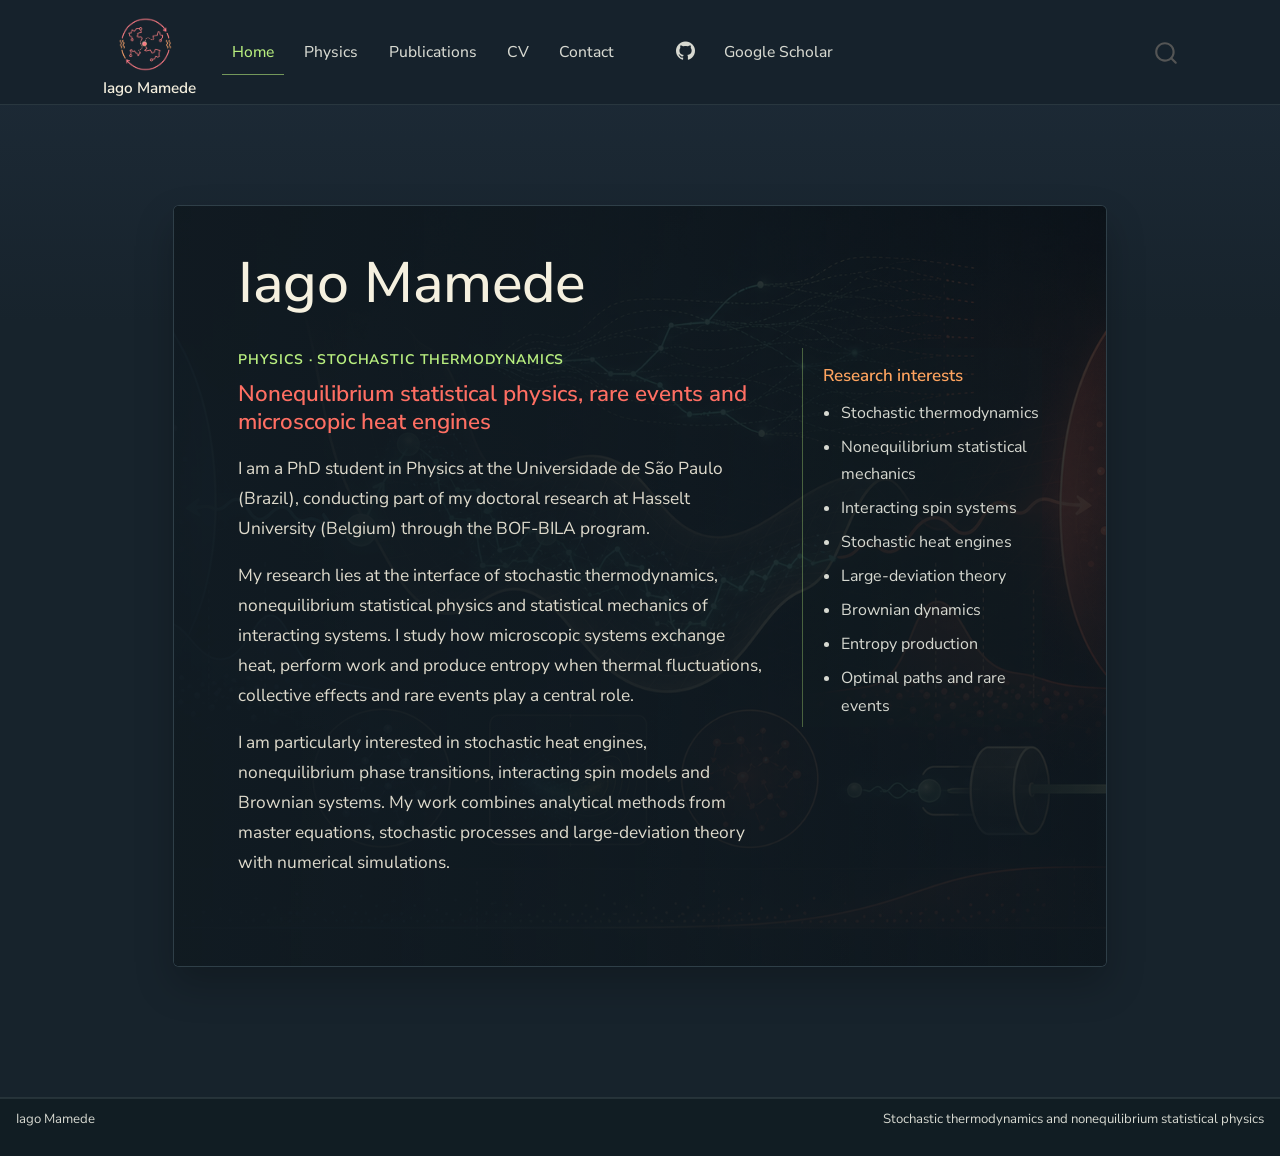
<file: index.html>
<!DOCTYPE html>
<html xmlns="http://www.w3.org/1999/xhtml" lang="en" xml:lang="en"><head>

<meta charset="utf-8">
<meta name="generator" content="quarto-1.9.38">

<meta name="viewport" content="width=device-width, initial-scale=1.0, user-scalable=yes">


<title>Iago Mamede</title>
<style>
/* Default styles provided by pandoc.
** See https://pandoc.org/MANUAL.html#variables-for-html for config info.
*/
code{white-space: pre-wrap;}
span.smallcaps{font-variant: small-caps;}
div.columns{display: flex; gap: min(4vw, 1.5em);}
div.column{flex: auto; overflow-x: auto;}
div.hanging-indent{margin-left: 1.5em; text-indent: -1.5em;}
ul.task-list{list-style: none;}
ul.task-list li input[type="checkbox"] {
  width: 0.8em;
  margin: 0 0.8em 0.2em -1em; /* quarto-specific, see https://github.com/quarto-dev/quarto-cli/issues/4556 */ 
  vertical-align: middle;
}
</style>


<script src="site_libs/quarto-nav/quarto-nav.js"></script>
<script src="site_libs/quarto-nav/headroom.min.js"></script>
<script src="site_libs/clipboard/clipboard.min.js"></script>
<script src="site_libs/quarto-search/autocomplete.umd.js"></script>
<script src="site_libs/quarto-search/fuse.min.js"></script>
<script src="site_libs/quarto-search/quarto-search.js"></script>
<meta name="quarto:offset" content="./">
<script src="site_libs/quarto-html/quarto.js" type="module"></script>
<script src="site_libs/quarto-html/tabsets/tabsets.js" type="module"></script>
<script src="site_libs/quarto-html/popper.min.js"></script>
<script src="site_libs/quarto-html/tippy.umd.min.js"></script>
<script src="site_libs/quarto-html/anchor.min.js"></script>
<link href="site_libs/quarto-html/tippy.css" rel="stylesheet">
<link href="site_libs/quarto-html/quarto-syntax-highlighting-15634bcf2e68342d4ad2dfa704d543f6.css" rel="stylesheet" id="quarto-text-highlighting-styles">
<script src="site_libs/bootstrap/bootstrap.min.js"></script>
<link href="site_libs/bootstrap/bootstrap-icons.css" rel="stylesheet">
<link href="site_libs/bootstrap/bootstrap-158031087360bce0ff56dc785ce39e06.min.css" rel="stylesheet" append-hash="true" id="quarto-bootstrap" data-mode="light">
<script id="quarto-search-options" type="application/json">{
  "location": "navbar",
  "copy-button": false,
  "collapse-after": 3,
  "panel-placement": "end",
  "type": "overlay",
  "limit": 50,
  "keyboard-shortcut": [
    "f",
    "/",
    "s"
  ],
  "show-item-context": false,
  "language": {
    "search-no-results-text": "No results",
    "search-matching-documents-text": "matching documents",
    "search-copy-link-title": "Copy link to search",
    "search-hide-matches-text": "Hide additional matches",
    "search-more-match-text": "more match in this document",
    "search-more-matches-text": "more matches in this document",
    "search-clear-button-title": "Clear",
    "search-text-placeholder": "",
    "search-detached-cancel-button-title": "Cancel",
    "search-submit-button-title": "Submit",
    "search-label": "Search"
  }
}</script>


<link rel="stylesheet" href="styles.css">
</head>

<body class="nav-fixed quarto-light">

<div id="quarto-search-results"></div>
  <header id="quarto-header" class="headroom fixed-top">
    <nav class="navbar navbar-expand-lg " data-bs-theme="dark">
      <div class="navbar-container container-fluid">
      <div class="navbar-brand-container mx-auto">
    <a href="./index.html" class="navbar-brand navbar-brand-logo">
    <img src="./assets/img/stochastic-icon.png" alt="Stochastic thermodynamics icon" class="navbar-logo light-content">
    <img src="./assets/img/stochastic-icon.png" alt="Stochastic thermodynamics icon" class="navbar-logo dark-content">
    </a>
    <a class="navbar-brand" href="./index.html">
    <span class="navbar-title">Iago Mamede</span>
    </a>
  </div>
            <div id="quarto-search" class="" title="Search"></div>
          <button class="navbar-toggler" type="button" data-bs-toggle="collapse" data-bs-target="#navbarCollapse" aria-controls="navbarCollapse" role="menu" aria-expanded="false" aria-label="Toggle navigation" onclick="if (window.quartoToggleHeadroom) { window.quartoToggleHeadroom(); }">
  <span class="navbar-toggler-icon"></span>
</button>
          <div class="collapse navbar-collapse" id="navbarCollapse">
            <ul class="navbar-nav navbar-nav-scroll me-auto">
  <li class="nav-item">
    <a class="nav-link active" href="./index.html" aria-current="page"> 
<span class="menu-text">Home</span></a>
  </li>  
  <li class="nav-item">
    <a class="nav-link" href="./research.html"> 
<span class="menu-text">Physics</span></a>
  </li>  
  <li class="nav-item">
    <a class="nav-link" href="./publications.html"> 
<span class="menu-text">Publications</span></a>
  </li>  
  <li class="nav-item">
    <a class="nav-link" href="./cv.html"> 
<span class="menu-text">CV</span></a>
  </li>  
  <li class="nav-item">
    <a class="nav-link" href="./contact.html"> 
<span class="menu-text">Contact</span></a>
  </li>  
</ul>
            <ul class="navbar-nav navbar-nav-scroll ms-auto">
  <li class="nav-item compact">
    <a class="nav-link" href="https://github.com/iagomamede"> <i class="bi bi-github" role="img">
</i> 
<span class="menu-text"></span></a>
  </li>  
  <li class="nav-item">
    <a class="nav-link" href="https://scholar.google.com/citations?user=IzlSrFEAAAAJ&amp;hl=en"> 
<span class="menu-text">Google Scholar</span></a>
  </li>  
</ul>
          </div> <!-- /navcollapse -->
            <div class="quarto-navbar-tools">
</div>
      </div> <!-- /container-fluid -->
    </nav>
</header>
<!-- content -->
<div id="quarto-content" class="quarto-container page-columns page-rows-contents page-layout-full page-navbar">
<!-- sidebar -->
<!-- margin-sidebar -->
    
<!-- main -->
<main class="content column-page" id="quarto-document-content"><header id="title-block-header" class="quarto-title-block"></header>




<div class="home-hero">
<div class="home-photo">
<p><img src="assets/img/home-stochastic-thermodynamics.png" class="img-fluid" alt="Diagrammatic scientific schematic of stochastic thermodynamics with Brownian trajectories and hot and cold reservoirs"></p>
</div>
<div class="home-hero-content">
<div class="home-name-lockup">
<div class="home-main-name">
Iago Mamede
</div>
</div>
<div class="home-intro">
<div class="intro-copy">
<div class="intro-kicker">
Physics · Stochastic thermodynamics
</div>
<section id="nonequilibrium-statistical-physics-rare-events-and-microscopic-heat-engines" class="level2">
<h2 class="anchored" data-anchor-id="nonequilibrium-statistical-physics-rare-events-and-microscopic-heat-engines">Nonequilibrium statistical physics, rare events and microscopic heat engines</h2>
<p>I am a PhD student in Physics at the Universidade de São Paulo (Brazil), conducting part of my doctoral research at Hasselt University (Belgium) through the BOF-BILA program.</p>
<p>My research lies at the interface of stochastic thermodynamics, nonequilibrium statistical physics and statistical mechanics of interacting systems. I study how microscopic systems exchange heat, perform work and produce entropy when thermal fluctuations, collective effects and rare events play a central role.</p>
<p>I am particularly interested in stochastic heat engines, nonequilibrium phase transitions, interacting spin models and Brownian systems. My work combines analytical methods from master equations, stochastic processes and large-deviation theory with numerical simulations.</p>
</section>
</div>
<section id="research-interests" class="level2 research-panel">
<h2 class="anchored" data-anchor-id="research-interests">Research interests</h2>
<ul>
<li>Stochastic thermodynamics</li>
<li>Nonequilibrium statistical mechanics</li>
<li>Interacting spin systems</li>
<li>Stochastic heat engines</li>
<li>Large-deviation theory</li>
<li>Brownian dynamics</li>
<li>Entropy production</li>
<li>Optimal paths and rare events</li>
</ul>
</section>
</div>
</div>
</div>



</main> <!-- /main -->
<script id="quarto-html-after-body" type="application/javascript">
  window.document.addEventListener("DOMContentLoaded", function (event) {
    const icon = "";
    const anchorJS = new window.AnchorJS();
    anchorJS.options = {
      placement: 'right',
      icon: icon
    };
    anchorJS.add('.anchored');
    const isCodeAnnotation = (el) => {
      for (const clz of el.classList) {
        if (clz.startsWith('code-annotation-')) {                     
          return true;
        }
      }
      return false;
    }
    const onCopySuccess = function(e) {
      // button target
      const button = e.trigger;
      // don't keep focus
      button.blur();
      // flash "checked"
      button.classList.add('code-copy-button-checked');
      var currentTitle = button.getAttribute("title");
      button.setAttribute("title", "Copied!");
      let tooltip;
      if (window.bootstrap) {
        button.setAttribute("data-bs-toggle", "tooltip");
        button.setAttribute("data-bs-placement", "left");
        button.setAttribute("data-bs-title", "Copied!");
        tooltip = new bootstrap.Tooltip(button, 
          { trigger: "manual", 
            customClass: "code-copy-button-tooltip",
            offset: [0, -8]});
        tooltip.show();    
      }
      setTimeout(function() {
        if (tooltip) {
          tooltip.hide();
          button.removeAttribute("data-bs-title");
          button.removeAttribute("data-bs-toggle");
          button.removeAttribute("data-bs-placement");
        }
        button.setAttribute("title", currentTitle);
        button.classList.remove('code-copy-button-checked');
      }, 1000);
      // clear code selection
      e.clearSelection();
    }
    const getTextToCopy = function(trigger) {
      const outerScaffold = trigger.parentElement.cloneNode(true);
      const codeEl = outerScaffold.querySelector('code');
      for (const childEl of codeEl.children) {
        if (isCodeAnnotation(childEl)) {
          childEl.remove();
        }
      }
      return codeEl.innerText;
    }
    const clipboard = new window.ClipboardJS('.code-copy-button:not([data-in-quarto-modal])', {
      text: getTextToCopy
    });
    clipboard.on('success', onCopySuccess);
    if (window.document.getElementById('quarto-embedded-source-code-modal')) {
      const clipboardModal = new window.ClipboardJS('.code-copy-button[data-in-quarto-modal]', {
        text: getTextToCopy,
        container: window.document.getElementById('quarto-embedded-source-code-modal')
      });
      clipboardModal.on('success', onCopySuccess);
    }
      var localhostRegex = new RegExp(/^(?:http|https):\/\/localhost\:?[0-9]*\//);
      var mailtoRegex = new RegExp(/^mailto:/);
        var filterRegex = new RegExp('/' + window.location.host + '/');
      var isInternal = (href) => {
          return filterRegex.test(href) || localhostRegex.test(href) || mailtoRegex.test(href);
      }
      // Inspect non-navigation links and adorn them if external
     var links = window.document.querySelectorAll('a[href]:not(.nav-link):not(.navbar-brand):not(.toc-action):not(.sidebar-link):not(.sidebar-item-toggle):not(.pagination-link):not(.no-external):not([aria-hidden]):not(.dropdown-item):not(.quarto-navigation-tool):not(.about-link)');
      for (var i=0; i<links.length; i++) {
        const link = links[i];
        if (!isInternal(link.href)) {
          // undo the damage that might have been done by quarto-nav.js in the case of
          // links that we want to consider external
          if (link.dataset.originalHref !== undefined) {
            link.href = link.dataset.originalHref;
          }
        }
      }
    function tippyHover(el, contentFn, onTriggerFn, onUntriggerFn) {
      const config = {
        allowHTML: true,
        maxWidth: 500,
        delay: 100,
        arrow: false,
        appendTo: function(el) {
            return el.parentElement;
        },
        interactive: true,
        interactiveBorder: 10,
        theme: 'quarto',
        placement: 'bottom-start',
      };
      if (contentFn) {
        config.content = contentFn;
      }
      if (onTriggerFn) {
        config.onTrigger = onTriggerFn;
      }
      if (onUntriggerFn) {
        config.onUntrigger = onUntriggerFn;
      }
      window.tippy(el, config); 
    }
    const noterefs = window.document.querySelectorAll('a[role="doc-noteref"]');
    for (var i=0; i<noterefs.length; i++) {
      const ref = noterefs[i];
      tippyHover(ref, function() {
        // use id or data attribute instead here
        let href = ref.getAttribute('data-footnote-href') || ref.getAttribute('href');
        try { href = new URL(href).hash; } catch {}
        const id = href.replace(/^#\/?/, "");
        const note = window.document.getElementById(id);
        if (note) {
          return note.innerHTML;
        } else {
          return "";
        }
      });
    }
    const xrefs = window.document.querySelectorAll('a.quarto-xref');
    const processXRef = (id, note) => {
      // Strip column container classes
      const stripColumnClz = (el) => {
        el.classList.remove("page-full", "page-columns");
        if (el.children) {
          for (const child of el.children) {
            stripColumnClz(child);
          }
        }
      }
      stripColumnClz(note)
      if (id === null || id.startsWith('sec-')) {
        // Special case sections, only their first couple elements
        const container = document.createElement("div");
        if (note.children && note.children.length > 2) {
          container.appendChild(note.children[0].cloneNode(true));
          for (let i = 1; i < note.children.length; i++) {
            const child = note.children[i];
            if (child.tagName === "P" && child.innerText === "") {
              continue;
            } else {
              container.appendChild(child.cloneNode(true));
              break;
            }
          }
          if (window.Quarto?.typesetMath) {
            window.Quarto.typesetMath(container);
          }
          return container.innerHTML
        } else {
          if (window.Quarto?.typesetMath) {
            window.Quarto.typesetMath(note);
          }
          return note.innerHTML;
        }
      } else {
        // Remove any anchor links if they are present
        const anchorLink = note.querySelector('a.anchorjs-link');
        if (anchorLink) {
          anchorLink.remove();
        }
        if (window.Quarto?.typesetMath) {
          window.Quarto.typesetMath(note);
        }
        if (note.classList.contains("callout")) {
          return note.outerHTML;
        } else {
          return note.innerHTML;
        }
      }
    }
    for (var i=0; i<xrefs.length; i++) {
      const xref = xrefs[i];
      tippyHover(xref, undefined, function(instance) {
        instance.disable();
        let url = xref.getAttribute('href');
        let hash = undefined; 
        if (url.startsWith('#')) {
          hash = url;
        } else {
          try { hash = new URL(url).hash; } catch {}
        }
        if (hash) {
          const id = hash.replace(/^#\/?/, "");
          const note = window.document.getElementById(id);
          if (note !== null) {
            try {
              const html = processXRef(id, note.cloneNode(true));
              instance.setContent(html);
            } finally {
              instance.enable();
              instance.show();
            }
          } else {
            // See if we can fetch this
            fetch(url.split('#')[0])
            .then(res => res.text())
            .then(html => {
              const parser = new DOMParser();
              const htmlDoc = parser.parseFromString(html, "text/html");
              const note = htmlDoc.getElementById(id);
              if (note !== null) {
                const html = processXRef(id, note);
                instance.setContent(html);
              } 
            }).finally(() => {
              instance.enable();
              instance.show();
            });
          }
        } else {
          // See if we can fetch a full url (with no hash to target)
          // This is a special case and we should probably do some content thinning / targeting
          fetch(url)
          .then(res => res.text())
          .then(html => {
            const parser = new DOMParser();
            const htmlDoc = parser.parseFromString(html, "text/html");
            const note = htmlDoc.querySelector('main.content');
            if (note !== null) {
              // This should only happen for chapter cross references
              // (since there is no id in the URL)
              // remove the first header
              if (note.children.length > 0 && note.children[0].tagName === "HEADER") {
                note.children[0].remove();
              }
              const html = processXRef(null, note);
              instance.setContent(html);
            } 
          }).finally(() => {
            instance.enable();
            instance.show();
          });
        }
      }, function(instance) {
      });
    }
        let selectedAnnoteEl;
        const selectorForAnnotation = ( cell, annotation) => {
          let cellAttr = 'data-code-cell="' + cell + '"';
          let lineAttr = 'data-code-annotation="' +  annotation + '"';
          const selector = 'span[' + cellAttr + '][' + lineAttr + ']';
          return selector;
        }
        const selectCodeLines = (annoteEl) => {
          const doc = window.document;
          const targetCell = annoteEl.getAttribute("data-target-cell");
          const targetAnnotation = annoteEl.getAttribute("data-target-annotation");
          const annoteSpan = window.document.querySelector(selectorForAnnotation(targetCell, targetAnnotation));
          const lines = annoteSpan.getAttribute("data-code-lines").split(",");
          const lineIds = lines.map((line) => {
            return targetCell + "-" + line;
          })
          let top = null;
          let height = null;
          let parent = null;
          if (lineIds.length > 0) {
              //compute the position of the single el (top and bottom and make a div)
              const el = window.document.getElementById(lineIds[0]);
              top = el.offsetTop;
              height = el.offsetHeight;
              parent = el.parentElement.parentElement;
            if (lineIds.length > 1) {
              const lastEl = window.document.getElementById(lineIds[lineIds.length - 1]);
              const bottom = lastEl.offsetTop + lastEl.offsetHeight;
              height = bottom - top;
            }
            if (top !== null && height !== null && parent !== null) {
              // cook up a div (if necessary) and position it 
              let div = window.document.getElementById("code-annotation-line-highlight");
              if (div === null) {
                div = window.document.createElement("div");
                div.setAttribute("id", "code-annotation-line-highlight");
                div.style.position = 'absolute';
                parent.appendChild(div);
              }
              div.style.top = top - 2 + "px";
              div.style.height = height + 4 + "px";
              div.style.left = 0;
              let gutterDiv = window.document.getElementById("code-annotation-line-highlight-gutter");
              if (gutterDiv === null) {
                gutterDiv = window.document.createElement("div");
                gutterDiv.setAttribute("id", "code-annotation-line-highlight-gutter");
                gutterDiv.style.position = 'absolute';
                const codeCell = window.document.getElementById(targetCell);
                const gutter = codeCell.querySelector('.code-annotation-gutter');
                gutter.appendChild(gutterDiv);
              }
              gutterDiv.style.top = top - 2 + "px";
              gutterDiv.style.height = height + 4 + "px";
            }
            selectedAnnoteEl = annoteEl;
          }
        };
        const unselectCodeLines = () => {
          const elementsIds = ["code-annotation-line-highlight", "code-annotation-line-highlight-gutter"];
          elementsIds.forEach((elId) => {
            const div = window.document.getElementById(elId);
            if (div) {
              div.remove();
            }
          });
          selectedAnnoteEl = undefined;
        };
          // Handle positioning of the toggle
      window.addEventListener(
        "resize",
        throttle(() => {
          elRect = undefined;
          if (selectedAnnoteEl) {
            selectCodeLines(selectedAnnoteEl);
          }
        }, 10)
      );
      function throttle(fn, ms) {
      let throttle = false;
      let timer;
        return (...args) => {
          if(!throttle) { // first call gets through
              fn.apply(this, args);
              throttle = true;
          } else { // all the others get throttled
              if(timer) clearTimeout(timer); // cancel #2
              timer = setTimeout(() => {
                fn.apply(this, args);
                timer = throttle = false;
              }, ms);
          }
        };
      }
        // Attach click handler to the DT
        const annoteDls = window.document.querySelectorAll('dt[data-target-cell]');
        for (const annoteDlNode of annoteDls) {
          annoteDlNode.addEventListener('click', (event) => {
            const clickedEl = event.target;
            if (clickedEl !== selectedAnnoteEl) {
              unselectCodeLines();
              const activeEl = window.document.querySelector('dt[data-target-cell].code-annotation-active');
              if (activeEl) {
                activeEl.classList.remove('code-annotation-active');
              }
              selectCodeLines(clickedEl);
              clickedEl.classList.add('code-annotation-active');
            } else {
              // Unselect the line
              unselectCodeLines();
              clickedEl.classList.remove('code-annotation-active');
            }
          });
        }
    const findCites = (el) => {
      const parentEl = el.parentElement;
      if (parentEl) {
        const cites = parentEl.dataset.cites;
        if (cites) {
          return {
            el,
            cites: cites.split(' ')
          };
        } else {
          return findCites(el.parentElement)
        }
      } else {
        return undefined;
      }
    };
    var bibliorefs = window.document.querySelectorAll('a[role="doc-biblioref"]');
    for (var i=0; i<bibliorefs.length; i++) {
      const ref = bibliorefs[i];
      const citeInfo = findCites(ref);
      if (citeInfo) {
        tippyHover(citeInfo.el, function() {
          var popup = window.document.createElement('div');
          citeInfo.cites.forEach(function(cite) {
            var citeDiv = window.document.createElement('div');
            citeDiv.classList.add('hanging-indent');
            citeDiv.classList.add('csl-entry');
            var biblioDiv = window.document.getElementById('ref-' + cite);
            if (biblioDiv) {
              citeDiv.innerHTML = biblioDiv.innerHTML;
            }
            popup.appendChild(citeDiv);
          });
          return popup.innerHTML;
        });
      }
    }
  });
  </script>
</div> <!-- /content -->
<footer class="footer">
  <div class="nav-footer">
    <div class="nav-footer-left">
<p>Iago Mamede</p>
</div>   
    <div class="nav-footer-center">
      &nbsp;
    </div>
    <div class="nav-footer-right">
<p>Stochastic thermodynamics and nonequilibrium statistical physics</p>
</div>
  </div>
</footer>




</body></html>
</file>
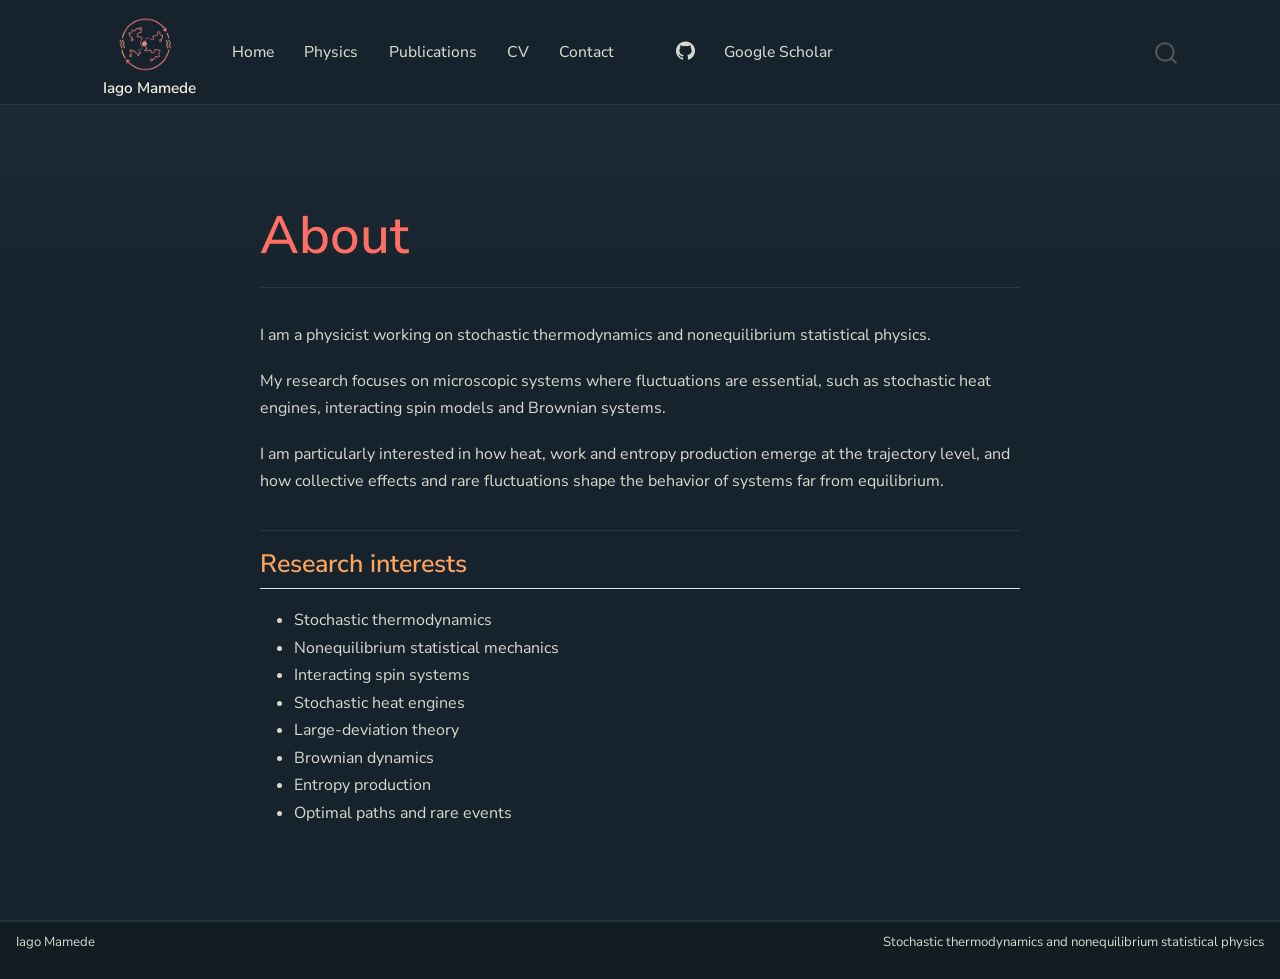
<file: about.html>
<!DOCTYPE html>
<html xmlns="http://www.w3.org/1999/xhtml" lang="en" xml:lang="en"><head>

<meta charset="utf-8">
<meta name="generator" content="quarto-1.9.38">

<meta name="viewport" content="width=device-width, initial-scale=1.0, user-scalable=yes">


<title>About – Iago Mamede</title>
<style>
/* Default styles provided by pandoc.
** See https://pandoc.org/MANUAL.html#variables-for-html for config info.
*/
code{white-space: pre-wrap;}
span.smallcaps{font-variant: small-caps;}
div.columns{display: flex; gap: min(4vw, 1.5em);}
div.column{flex: auto; overflow-x: auto;}
div.hanging-indent{margin-left: 1.5em; text-indent: -1.5em;}
ul.task-list{list-style: none;}
ul.task-list li input[type="checkbox"] {
  width: 0.8em;
  margin: 0 0.8em 0.2em -1em; /* quarto-specific, see https://github.com/quarto-dev/quarto-cli/issues/4556 */ 
  vertical-align: middle;
}
</style>


<script src="site_libs/quarto-nav/quarto-nav.js"></script>
<script src="site_libs/quarto-nav/headroom.min.js"></script>
<script src="site_libs/clipboard/clipboard.min.js"></script>
<script src="site_libs/quarto-search/autocomplete.umd.js"></script>
<script src="site_libs/quarto-search/fuse.min.js"></script>
<script src="site_libs/quarto-search/quarto-search.js"></script>
<meta name="quarto:offset" content="./">
<script src="site_libs/quarto-html/quarto.js" type="module"></script>
<script src="site_libs/quarto-html/tabsets/tabsets.js" type="module"></script>
<script src="site_libs/quarto-html/popper.min.js"></script>
<script src="site_libs/quarto-html/tippy.umd.min.js"></script>
<script src="site_libs/quarto-html/anchor.min.js"></script>
<link href="site_libs/quarto-html/tippy.css" rel="stylesheet">
<link href="site_libs/quarto-html/quarto-syntax-highlighting-15634bcf2e68342d4ad2dfa704d543f6.css" rel="stylesheet" id="quarto-text-highlighting-styles">
<script src="site_libs/bootstrap/bootstrap.min.js"></script>
<link href="site_libs/bootstrap/bootstrap-icons.css" rel="stylesheet">
<link href="site_libs/bootstrap/bootstrap-158031087360bce0ff56dc785ce39e06.min.css" rel="stylesheet" append-hash="true" id="quarto-bootstrap" data-mode="light">
<script id="quarto-search-options" type="application/json">{
  "location": "navbar",
  "copy-button": false,
  "collapse-after": 3,
  "panel-placement": "end",
  "type": "overlay",
  "limit": 50,
  "keyboard-shortcut": [
    "f",
    "/",
    "s"
  ],
  "show-item-context": false,
  "language": {
    "search-no-results-text": "No results",
    "search-matching-documents-text": "matching documents",
    "search-copy-link-title": "Copy link to search",
    "search-hide-matches-text": "Hide additional matches",
    "search-more-match-text": "more match in this document",
    "search-more-matches-text": "more matches in this document",
    "search-clear-button-title": "Clear",
    "search-text-placeholder": "",
    "search-detached-cancel-button-title": "Cancel",
    "search-submit-button-title": "Submit",
    "search-label": "Search"
  }
}</script>


<link rel="stylesheet" href="styles.css">
</head>

<body class="nav-fixed quarto-light">

<div id="quarto-search-results"></div>
  <header id="quarto-header" class="headroom fixed-top">
    <nav class="navbar navbar-expand-lg " data-bs-theme="dark">
      <div class="navbar-container container-fluid">
      <div class="navbar-brand-container mx-auto">
    <a href="./index.html" class="navbar-brand navbar-brand-logo">
    <img src="./assets/img/stochastic-icon.png" alt="Stochastic thermodynamics icon" class="navbar-logo light-content">
    <img src="./assets/img/stochastic-icon.png" alt="Stochastic thermodynamics icon" class="navbar-logo dark-content">
    </a>
    <a class="navbar-brand" href="./index.html">
    <span class="navbar-title">Iago Mamede</span>
    </a>
  </div>
            <div id="quarto-search" class="" title="Search"></div>
          <button class="navbar-toggler" type="button" data-bs-toggle="collapse" data-bs-target="#navbarCollapse" aria-controls="navbarCollapse" role="menu" aria-expanded="false" aria-label="Toggle navigation" onclick="if (window.quartoToggleHeadroom) { window.quartoToggleHeadroom(); }">
  <span class="navbar-toggler-icon"></span>
</button>
          <div class="collapse navbar-collapse" id="navbarCollapse">
            <ul class="navbar-nav navbar-nav-scroll me-auto">
  <li class="nav-item">
    <a class="nav-link" href="./index.html"> 
<span class="menu-text">Home</span></a>
  </li>  
  <li class="nav-item">
    <a class="nav-link" href="./research.html"> 
<span class="menu-text">Physics</span></a>
  </li>  
  <li class="nav-item">
    <a class="nav-link" href="./publications.html"> 
<span class="menu-text">Publications</span></a>
  </li>  
  <li class="nav-item">
    <a class="nav-link" href="./cv.html"> 
<span class="menu-text">CV</span></a>
  </li>  
  <li class="nav-item">
    <a class="nav-link" href="./contact.html"> 
<span class="menu-text">Contact</span></a>
  </li>  
</ul>
            <ul class="navbar-nav navbar-nav-scroll ms-auto">
  <li class="nav-item compact">
    <a class="nav-link" href="https://github.com/iagomamede"> <i class="bi bi-github" role="img">
</i> 
<span class="menu-text"></span></a>
  </li>  
  <li class="nav-item">
    <a class="nav-link" href="https://scholar.google.com/citations?user=IzlSrFEAAAAJ&amp;hl=en"> 
<span class="menu-text">Google Scholar</span></a>
  </li>  
</ul>
          </div> <!-- /navcollapse -->
            <div class="quarto-navbar-tools">
</div>
      </div> <!-- /container-fluid -->
    </nav>
</header>
<!-- content -->
<div id="quarto-content" class="quarto-container page-columns page-rows-contents page-layout-full page-navbar">
<!-- sidebar -->
<!-- margin-sidebar -->
    
<!-- main -->
<main class="content column-page" id="quarto-document-content">

<header id="title-block-header" class="quarto-title-block default">
<div class="quarto-title">
<h1 class="title">About</h1>
</div>



<div class="quarto-title-meta column-page">

    
  
    
  </div>
  


</header>


<p>I am a physicist working on stochastic thermodynamics and nonequilibrium statistical physics.</p>
<p>My research focuses on microscopic systems where fluctuations are essential, such as stochastic heat engines, interacting spin models and Brownian systems.</p>
<p>I am particularly interested in how heat, work and entropy production emerge at the trajectory level, and how collective effects and rare fluctuations shape the behavior of systems far from equilibrium.</p>
<section id="research-interests" class="level2">
<h2 class="anchored" data-anchor-id="research-interests">Research interests</h2>
<ul>
<li>Stochastic thermodynamics</li>
<li>Nonequilibrium statistical mechanics</li>
<li>Interacting spin systems</li>
<li>Stochastic heat engines</li>
<li>Large-deviation theory</li>
<li>Brownian dynamics</li>
<li>Entropy production</li>
<li>Optimal paths and rare events</li>
</ul>


</section>

</main> <!-- /main -->
<script id="quarto-html-after-body" type="application/javascript">
  window.document.addEventListener("DOMContentLoaded", function (event) {
    const icon = "";
    const anchorJS = new window.AnchorJS();
    anchorJS.options = {
      placement: 'right',
      icon: icon
    };
    anchorJS.add('.anchored');
    const isCodeAnnotation = (el) => {
      for (const clz of el.classList) {
        if (clz.startsWith('code-annotation-')) {                     
          return true;
        }
      }
      return false;
    }
    const onCopySuccess = function(e) {
      // button target
      const button = e.trigger;
      // don't keep focus
      button.blur();
      // flash "checked"
      button.classList.add('code-copy-button-checked');
      var currentTitle = button.getAttribute("title");
      button.setAttribute("title", "Copied!");
      let tooltip;
      if (window.bootstrap) {
        button.setAttribute("data-bs-toggle", "tooltip");
        button.setAttribute("data-bs-placement", "left");
        button.setAttribute("data-bs-title", "Copied!");
        tooltip = new bootstrap.Tooltip(button, 
          { trigger: "manual", 
            customClass: "code-copy-button-tooltip",
            offset: [0, -8]});
        tooltip.show();    
      }
      setTimeout(function() {
        if (tooltip) {
          tooltip.hide();
          button.removeAttribute("data-bs-title");
          button.removeAttribute("data-bs-toggle");
          button.removeAttribute("data-bs-placement");
        }
        button.setAttribute("title", currentTitle);
        button.classList.remove('code-copy-button-checked');
      }, 1000);
      // clear code selection
      e.clearSelection();
    }
    const getTextToCopy = function(trigger) {
      const outerScaffold = trigger.parentElement.cloneNode(true);
      const codeEl = outerScaffold.querySelector('code');
      for (const childEl of codeEl.children) {
        if (isCodeAnnotation(childEl)) {
          childEl.remove();
        }
      }
      return codeEl.innerText;
    }
    const clipboard = new window.ClipboardJS('.code-copy-button:not([data-in-quarto-modal])', {
      text: getTextToCopy
    });
    clipboard.on('success', onCopySuccess);
    if (window.document.getElementById('quarto-embedded-source-code-modal')) {
      const clipboardModal = new window.ClipboardJS('.code-copy-button[data-in-quarto-modal]', {
        text: getTextToCopy,
        container: window.document.getElementById('quarto-embedded-source-code-modal')
      });
      clipboardModal.on('success', onCopySuccess);
    }
      var localhostRegex = new RegExp(/^(?:http|https):\/\/localhost\:?[0-9]*\//);
      var mailtoRegex = new RegExp(/^mailto:/);
        var filterRegex = new RegExp('/' + window.location.host + '/');
      var isInternal = (href) => {
          return filterRegex.test(href) || localhostRegex.test(href) || mailtoRegex.test(href);
      }
      // Inspect non-navigation links and adorn them if external
     var links = window.document.querySelectorAll('a[href]:not(.nav-link):not(.navbar-brand):not(.toc-action):not(.sidebar-link):not(.sidebar-item-toggle):not(.pagination-link):not(.no-external):not([aria-hidden]):not(.dropdown-item):not(.quarto-navigation-tool):not(.about-link)');
      for (var i=0; i<links.length; i++) {
        const link = links[i];
        if (!isInternal(link.href)) {
          // undo the damage that might have been done by quarto-nav.js in the case of
          // links that we want to consider external
          if (link.dataset.originalHref !== undefined) {
            link.href = link.dataset.originalHref;
          }
        }
      }
    function tippyHover(el, contentFn, onTriggerFn, onUntriggerFn) {
      const config = {
        allowHTML: true,
        maxWidth: 500,
        delay: 100,
        arrow: false,
        appendTo: function(el) {
            return el.parentElement;
        },
        interactive: true,
        interactiveBorder: 10,
        theme: 'quarto',
        placement: 'bottom-start',
      };
      if (contentFn) {
        config.content = contentFn;
      }
      if (onTriggerFn) {
        config.onTrigger = onTriggerFn;
      }
      if (onUntriggerFn) {
        config.onUntrigger = onUntriggerFn;
      }
      window.tippy(el, config); 
    }
    const noterefs = window.document.querySelectorAll('a[role="doc-noteref"]');
    for (var i=0; i<noterefs.length; i++) {
      const ref = noterefs[i];
      tippyHover(ref, function() {
        // use id or data attribute instead here
        let href = ref.getAttribute('data-footnote-href') || ref.getAttribute('href');
        try { href = new URL(href).hash; } catch {}
        const id = href.replace(/^#\/?/, "");
        const note = window.document.getElementById(id);
        if (note) {
          return note.innerHTML;
        } else {
          return "";
        }
      });
    }
    const xrefs = window.document.querySelectorAll('a.quarto-xref');
    const processXRef = (id, note) => {
      // Strip column container classes
      const stripColumnClz = (el) => {
        el.classList.remove("page-full", "page-columns");
        if (el.children) {
          for (const child of el.children) {
            stripColumnClz(child);
          }
        }
      }
      stripColumnClz(note)
      if (id === null || id.startsWith('sec-')) {
        // Special case sections, only their first couple elements
        const container = document.createElement("div");
        if (note.children && note.children.length > 2) {
          container.appendChild(note.children[0].cloneNode(true));
          for (let i = 1; i < note.children.length; i++) {
            const child = note.children[i];
            if (child.tagName === "P" && child.innerText === "") {
              continue;
            } else {
              container.appendChild(child.cloneNode(true));
              break;
            }
          }
          if (window.Quarto?.typesetMath) {
            window.Quarto.typesetMath(container);
          }
          return container.innerHTML
        } else {
          if (window.Quarto?.typesetMath) {
            window.Quarto.typesetMath(note);
          }
          return note.innerHTML;
        }
      } else {
        // Remove any anchor links if they are present
        const anchorLink = note.querySelector('a.anchorjs-link');
        if (anchorLink) {
          anchorLink.remove();
        }
        if (window.Quarto?.typesetMath) {
          window.Quarto.typesetMath(note);
        }
        if (note.classList.contains("callout")) {
          return note.outerHTML;
        } else {
          return note.innerHTML;
        }
      }
    }
    for (var i=0; i<xrefs.length; i++) {
      const xref = xrefs[i];
      tippyHover(xref, undefined, function(instance) {
        instance.disable();
        let url = xref.getAttribute('href');
        let hash = undefined; 
        if (url.startsWith('#')) {
          hash = url;
        } else {
          try { hash = new URL(url).hash; } catch {}
        }
        if (hash) {
          const id = hash.replace(/^#\/?/, "");
          const note = window.document.getElementById(id);
          if (note !== null) {
            try {
              const html = processXRef(id, note.cloneNode(true));
              instance.setContent(html);
            } finally {
              instance.enable();
              instance.show();
            }
          } else {
            // See if we can fetch this
            fetch(url.split('#')[0])
            .then(res => res.text())
            .then(html => {
              const parser = new DOMParser();
              const htmlDoc = parser.parseFromString(html, "text/html");
              const note = htmlDoc.getElementById(id);
              if (note !== null) {
                const html = processXRef(id, note);
                instance.setContent(html);
              } 
            }).finally(() => {
              instance.enable();
              instance.show();
            });
          }
        } else {
          // See if we can fetch a full url (with no hash to target)
          // This is a special case and we should probably do some content thinning / targeting
          fetch(url)
          .then(res => res.text())
          .then(html => {
            const parser = new DOMParser();
            const htmlDoc = parser.parseFromString(html, "text/html");
            const note = htmlDoc.querySelector('main.content');
            if (note !== null) {
              // This should only happen for chapter cross references
              // (since there is no id in the URL)
              // remove the first header
              if (note.children.length > 0 && note.children[0].tagName === "HEADER") {
                note.children[0].remove();
              }
              const html = processXRef(null, note);
              instance.setContent(html);
            } 
          }).finally(() => {
            instance.enable();
            instance.show();
          });
        }
      }, function(instance) {
      });
    }
        let selectedAnnoteEl;
        const selectorForAnnotation = ( cell, annotation) => {
          let cellAttr = 'data-code-cell="' + cell + '"';
          let lineAttr = 'data-code-annotation="' +  annotation + '"';
          const selector = 'span[' + cellAttr + '][' + lineAttr + ']';
          return selector;
        }
        const selectCodeLines = (annoteEl) => {
          const doc = window.document;
          const targetCell = annoteEl.getAttribute("data-target-cell");
          const targetAnnotation = annoteEl.getAttribute("data-target-annotation");
          const annoteSpan = window.document.querySelector(selectorForAnnotation(targetCell, targetAnnotation));
          const lines = annoteSpan.getAttribute("data-code-lines").split(",");
          const lineIds = lines.map((line) => {
            return targetCell + "-" + line;
          })
          let top = null;
          let height = null;
          let parent = null;
          if (lineIds.length > 0) {
              //compute the position of the single el (top and bottom and make a div)
              const el = window.document.getElementById(lineIds[0]);
              top = el.offsetTop;
              height = el.offsetHeight;
              parent = el.parentElement.parentElement;
            if (lineIds.length > 1) {
              const lastEl = window.document.getElementById(lineIds[lineIds.length - 1]);
              const bottom = lastEl.offsetTop + lastEl.offsetHeight;
              height = bottom - top;
            }
            if (top !== null && height !== null && parent !== null) {
              // cook up a div (if necessary) and position it 
              let div = window.document.getElementById("code-annotation-line-highlight");
              if (div === null) {
                div = window.document.createElement("div");
                div.setAttribute("id", "code-annotation-line-highlight");
                div.style.position = 'absolute';
                parent.appendChild(div);
              }
              div.style.top = top - 2 + "px";
              div.style.height = height + 4 + "px";
              div.style.left = 0;
              let gutterDiv = window.document.getElementById("code-annotation-line-highlight-gutter");
              if (gutterDiv === null) {
                gutterDiv = window.document.createElement("div");
                gutterDiv.setAttribute("id", "code-annotation-line-highlight-gutter");
                gutterDiv.style.position = 'absolute';
                const codeCell = window.document.getElementById(targetCell);
                const gutter = codeCell.querySelector('.code-annotation-gutter');
                gutter.appendChild(gutterDiv);
              }
              gutterDiv.style.top = top - 2 + "px";
              gutterDiv.style.height = height + 4 + "px";
            }
            selectedAnnoteEl = annoteEl;
          }
        };
        const unselectCodeLines = () => {
          const elementsIds = ["code-annotation-line-highlight", "code-annotation-line-highlight-gutter"];
          elementsIds.forEach((elId) => {
            const div = window.document.getElementById(elId);
            if (div) {
              div.remove();
            }
          });
          selectedAnnoteEl = undefined;
        };
          // Handle positioning of the toggle
      window.addEventListener(
        "resize",
        throttle(() => {
          elRect = undefined;
          if (selectedAnnoteEl) {
            selectCodeLines(selectedAnnoteEl);
          }
        }, 10)
      );
      function throttle(fn, ms) {
      let throttle = false;
      let timer;
        return (...args) => {
          if(!throttle) { // first call gets through
              fn.apply(this, args);
              throttle = true;
          } else { // all the others get throttled
              if(timer) clearTimeout(timer); // cancel #2
              timer = setTimeout(() => {
                fn.apply(this, args);
                timer = throttle = false;
              }, ms);
          }
        };
      }
        // Attach click handler to the DT
        const annoteDls = window.document.querySelectorAll('dt[data-target-cell]');
        for (const annoteDlNode of annoteDls) {
          annoteDlNode.addEventListener('click', (event) => {
            const clickedEl = event.target;
            if (clickedEl !== selectedAnnoteEl) {
              unselectCodeLines();
              const activeEl = window.document.querySelector('dt[data-target-cell].code-annotation-active');
              if (activeEl) {
                activeEl.classList.remove('code-annotation-active');
              }
              selectCodeLines(clickedEl);
              clickedEl.classList.add('code-annotation-active');
            } else {
              // Unselect the line
              unselectCodeLines();
              clickedEl.classList.remove('code-annotation-active');
            }
          });
        }
    const findCites = (el) => {
      const parentEl = el.parentElement;
      if (parentEl) {
        const cites = parentEl.dataset.cites;
        if (cites) {
          return {
            el,
            cites: cites.split(' ')
          };
        } else {
          return findCites(el.parentElement)
        }
      } else {
        return undefined;
      }
    };
    var bibliorefs = window.document.querySelectorAll('a[role="doc-biblioref"]');
    for (var i=0; i<bibliorefs.length; i++) {
      const ref = bibliorefs[i];
      const citeInfo = findCites(ref);
      if (citeInfo) {
        tippyHover(citeInfo.el, function() {
          var popup = window.document.createElement('div');
          citeInfo.cites.forEach(function(cite) {
            var citeDiv = window.document.createElement('div');
            citeDiv.classList.add('hanging-indent');
            citeDiv.classList.add('csl-entry');
            var biblioDiv = window.document.getElementById('ref-' + cite);
            if (biblioDiv) {
              citeDiv.innerHTML = biblioDiv.innerHTML;
            }
            popup.appendChild(citeDiv);
          });
          return popup.innerHTML;
        });
      }
    }
  });
  </script>
</div> <!-- /content -->
<footer class="footer">
  <div class="nav-footer">
    <div class="nav-footer-left">
<p>Iago Mamede</p>
</div>   
    <div class="nav-footer-center">
      &nbsp;
    </div>
    <div class="nav-footer-right">
<p>Stochastic thermodynamics and nonequilibrium statistical physics</p>
</div>
  </div>
</footer>




</body></html>
</file>
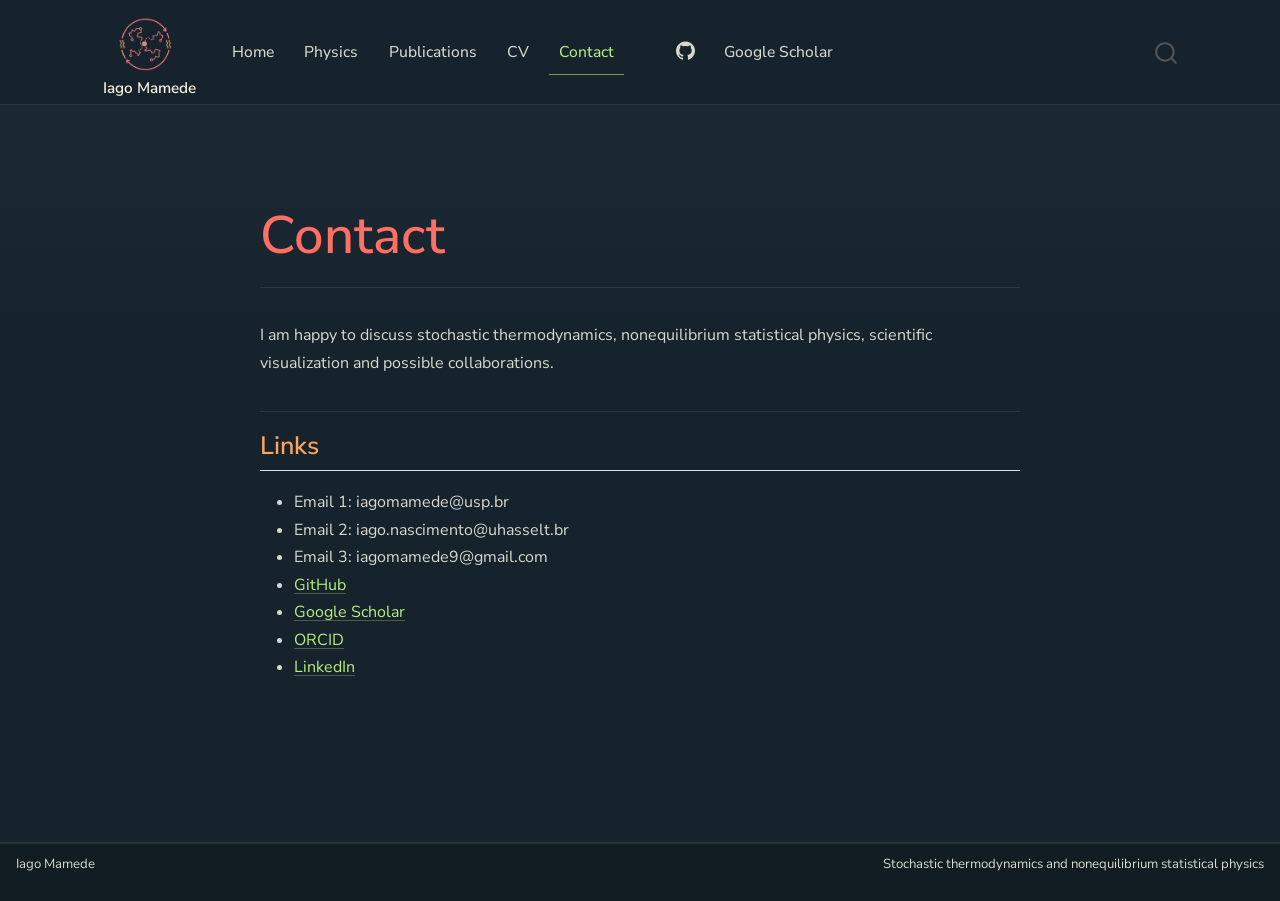
<file: contact.html>
<!DOCTYPE html>
<html xmlns="http://www.w3.org/1999/xhtml" lang="en" xml:lang="en"><head>

<meta charset="utf-8">
<meta name="generator" content="quarto-1.9.38">

<meta name="viewport" content="width=device-width, initial-scale=1.0, user-scalable=yes">


<title>Contact – Iago Mamede</title>
<style>
/* Default styles provided by pandoc.
** See https://pandoc.org/MANUAL.html#variables-for-html for config info.
*/
code{white-space: pre-wrap;}
span.smallcaps{font-variant: small-caps;}
div.columns{display: flex; gap: min(4vw, 1.5em);}
div.column{flex: auto; overflow-x: auto;}
div.hanging-indent{margin-left: 1.5em; text-indent: -1.5em;}
ul.task-list{list-style: none;}
ul.task-list li input[type="checkbox"] {
  width: 0.8em;
  margin: 0 0.8em 0.2em -1em; /* quarto-specific, see https://github.com/quarto-dev/quarto-cli/issues/4556 */ 
  vertical-align: middle;
}
</style>


<script src="site_libs/quarto-nav/quarto-nav.js"></script>
<script src="site_libs/quarto-nav/headroom.min.js"></script>
<script src="site_libs/clipboard/clipboard.min.js"></script>
<script src="site_libs/quarto-search/autocomplete.umd.js"></script>
<script src="site_libs/quarto-search/fuse.min.js"></script>
<script src="site_libs/quarto-search/quarto-search.js"></script>
<meta name="quarto:offset" content="./">
<script src="site_libs/quarto-html/quarto.js" type="module"></script>
<script src="site_libs/quarto-html/tabsets/tabsets.js" type="module"></script>
<script src="site_libs/quarto-html/popper.min.js"></script>
<script src="site_libs/quarto-html/tippy.umd.min.js"></script>
<script src="site_libs/quarto-html/anchor.min.js"></script>
<link href="site_libs/quarto-html/tippy.css" rel="stylesheet">
<link href="site_libs/quarto-html/quarto-syntax-highlighting-15634bcf2e68342d4ad2dfa704d543f6.css" rel="stylesheet" id="quarto-text-highlighting-styles">
<script src="site_libs/bootstrap/bootstrap.min.js"></script>
<link href="site_libs/bootstrap/bootstrap-icons.css" rel="stylesheet">
<link href="site_libs/bootstrap/bootstrap-158031087360bce0ff56dc785ce39e06.min.css" rel="stylesheet" append-hash="true" id="quarto-bootstrap" data-mode="light">
<script id="quarto-search-options" type="application/json">{
  "location": "navbar",
  "copy-button": false,
  "collapse-after": 3,
  "panel-placement": "end",
  "type": "overlay",
  "limit": 50,
  "keyboard-shortcut": [
    "f",
    "/",
    "s"
  ],
  "show-item-context": false,
  "language": {
    "search-no-results-text": "No results",
    "search-matching-documents-text": "matching documents",
    "search-copy-link-title": "Copy link to search",
    "search-hide-matches-text": "Hide additional matches",
    "search-more-match-text": "more match in this document",
    "search-more-matches-text": "more matches in this document",
    "search-clear-button-title": "Clear",
    "search-text-placeholder": "",
    "search-detached-cancel-button-title": "Cancel",
    "search-submit-button-title": "Submit",
    "search-label": "Search"
  }
}</script>


<link rel="stylesheet" href="styles.css">
</head>

<body class="nav-fixed quarto-light">

<div id="quarto-search-results"></div>
  <header id="quarto-header" class="headroom fixed-top">
    <nav class="navbar navbar-expand-lg " data-bs-theme="dark">
      <div class="navbar-container container-fluid">
      <div class="navbar-brand-container mx-auto">
    <a href="./index.html" class="navbar-brand navbar-brand-logo">
    <img src="./assets/img/stochastic-icon.png" alt="Stochastic thermodynamics icon" class="navbar-logo light-content">
    <img src="./assets/img/stochastic-icon.png" alt="Stochastic thermodynamics icon" class="navbar-logo dark-content">
    </a>
    <a class="navbar-brand" href="./index.html">
    <span class="navbar-title">Iago Mamede</span>
    </a>
  </div>
            <div id="quarto-search" class="" title="Search"></div>
          <button class="navbar-toggler" type="button" data-bs-toggle="collapse" data-bs-target="#navbarCollapse" aria-controls="navbarCollapse" role="menu" aria-expanded="false" aria-label="Toggle navigation" onclick="if (window.quartoToggleHeadroom) { window.quartoToggleHeadroom(); }">
  <span class="navbar-toggler-icon"></span>
</button>
          <div class="collapse navbar-collapse" id="navbarCollapse">
            <ul class="navbar-nav navbar-nav-scroll me-auto">
  <li class="nav-item">
    <a class="nav-link" href="./index.html"> 
<span class="menu-text">Home</span></a>
  </li>  
  <li class="nav-item">
    <a class="nav-link" href="./research.html"> 
<span class="menu-text">Physics</span></a>
  </li>  
  <li class="nav-item">
    <a class="nav-link" href="./publications.html"> 
<span class="menu-text">Publications</span></a>
  </li>  
  <li class="nav-item">
    <a class="nav-link" href="./cv.html"> 
<span class="menu-text">CV</span></a>
  </li>  
  <li class="nav-item">
    <a class="nav-link active" href="./contact.html" aria-current="page"> 
<span class="menu-text">Contact</span></a>
  </li>  
</ul>
            <ul class="navbar-nav navbar-nav-scroll ms-auto">
  <li class="nav-item compact">
    <a class="nav-link" href="https://github.com/iagomamede"> <i class="bi bi-github" role="img">
</i> 
<span class="menu-text"></span></a>
  </li>  
  <li class="nav-item">
    <a class="nav-link" href="https://scholar.google.com/citations?user=IzlSrFEAAAAJ&amp;hl=en"> 
<span class="menu-text">Google Scholar</span></a>
  </li>  
</ul>
          </div> <!-- /navcollapse -->
            <div class="quarto-navbar-tools">
</div>
      </div> <!-- /container-fluid -->
    </nav>
</header>
<!-- content -->
<div id="quarto-content" class="quarto-container page-columns page-rows-contents page-layout-full page-navbar">
<!-- sidebar -->
<!-- margin-sidebar -->
    
<!-- main -->
<main class="content column-page" id="quarto-document-content">

<header id="title-block-header" class="quarto-title-block default">
<div class="quarto-title">
<h1 class="title">Contact</h1>
</div>



<div class="quarto-title-meta column-page">

    
  
    
  </div>
  


</header>


<p>I am happy to discuss stochastic thermodynamics, nonequilibrium statistical physics, scientific visualization and possible collaborations.</p>
<section id="links" class="level2">
<h2 class="anchored" data-anchor-id="links">Links</h2>
<ul>
<li>Email 1: iagomamede@usp.br</li>
<li>Email 2: iago.nascimento@uhasselt.br</li>
<li>Email 3: iagomamede9@gmail.com</li>
<li><a href="https://github.com/iagomamede">GitHub</a></li>
<li><a href="https://scholar.google.com/citations?user=IzlSrFEAAAAJ&amp;hl=en">Google Scholar</a></li>
<li><a href="https://orcid.org/0000-0003-2380-4012">ORCID</a></li>
<li><a href="https://www.linkedin.com/in/iago-mamede-0746301ba/">LinkedIn</a></li>
</ul>


</section>

</main> <!-- /main -->
<script id="quarto-html-after-body" type="application/javascript">
  window.document.addEventListener("DOMContentLoaded", function (event) {
    const icon = "";
    const anchorJS = new window.AnchorJS();
    anchorJS.options = {
      placement: 'right',
      icon: icon
    };
    anchorJS.add('.anchored');
    const isCodeAnnotation = (el) => {
      for (const clz of el.classList) {
        if (clz.startsWith('code-annotation-')) {                     
          return true;
        }
      }
      return false;
    }
    const onCopySuccess = function(e) {
      // button target
      const button = e.trigger;
      // don't keep focus
      button.blur();
      // flash "checked"
      button.classList.add('code-copy-button-checked');
      var currentTitle = button.getAttribute("title");
      button.setAttribute("title", "Copied!");
      let tooltip;
      if (window.bootstrap) {
        button.setAttribute("data-bs-toggle", "tooltip");
        button.setAttribute("data-bs-placement", "left");
        button.setAttribute("data-bs-title", "Copied!");
        tooltip = new bootstrap.Tooltip(button, 
          { trigger: "manual", 
            customClass: "code-copy-button-tooltip",
            offset: [0, -8]});
        tooltip.show();    
      }
      setTimeout(function() {
        if (tooltip) {
          tooltip.hide();
          button.removeAttribute("data-bs-title");
          button.removeAttribute("data-bs-toggle");
          button.removeAttribute("data-bs-placement");
        }
        button.setAttribute("title", currentTitle);
        button.classList.remove('code-copy-button-checked');
      }, 1000);
      // clear code selection
      e.clearSelection();
    }
    const getTextToCopy = function(trigger) {
      const outerScaffold = trigger.parentElement.cloneNode(true);
      const codeEl = outerScaffold.querySelector('code');
      for (const childEl of codeEl.children) {
        if (isCodeAnnotation(childEl)) {
          childEl.remove();
        }
      }
      return codeEl.innerText;
    }
    const clipboard = new window.ClipboardJS('.code-copy-button:not([data-in-quarto-modal])', {
      text: getTextToCopy
    });
    clipboard.on('success', onCopySuccess);
    if (window.document.getElementById('quarto-embedded-source-code-modal')) {
      const clipboardModal = new window.ClipboardJS('.code-copy-button[data-in-quarto-modal]', {
        text: getTextToCopy,
        container: window.document.getElementById('quarto-embedded-source-code-modal')
      });
      clipboardModal.on('success', onCopySuccess);
    }
      var localhostRegex = new RegExp(/^(?:http|https):\/\/localhost\:?[0-9]*\//);
      var mailtoRegex = new RegExp(/^mailto:/);
        var filterRegex = new RegExp('/' + window.location.host + '/');
      var isInternal = (href) => {
          return filterRegex.test(href) || localhostRegex.test(href) || mailtoRegex.test(href);
      }
      // Inspect non-navigation links and adorn them if external
     var links = window.document.querySelectorAll('a[href]:not(.nav-link):not(.navbar-brand):not(.toc-action):not(.sidebar-link):not(.sidebar-item-toggle):not(.pagination-link):not(.no-external):not([aria-hidden]):not(.dropdown-item):not(.quarto-navigation-tool):not(.about-link)');
      for (var i=0; i<links.length; i++) {
        const link = links[i];
        if (!isInternal(link.href)) {
          // undo the damage that might have been done by quarto-nav.js in the case of
          // links that we want to consider external
          if (link.dataset.originalHref !== undefined) {
            link.href = link.dataset.originalHref;
          }
        }
      }
    function tippyHover(el, contentFn, onTriggerFn, onUntriggerFn) {
      const config = {
        allowHTML: true,
        maxWidth: 500,
        delay: 100,
        arrow: false,
        appendTo: function(el) {
            return el.parentElement;
        },
        interactive: true,
        interactiveBorder: 10,
        theme: 'quarto',
        placement: 'bottom-start',
      };
      if (contentFn) {
        config.content = contentFn;
      }
      if (onTriggerFn) {
        config.onTrigger = onTriggerFn;
      }
      if (onUntriggerFn) {
        config.onUntrigger = onUntriggerFn;
      }
      window.tippy(el, config); 
    }
    const noterefs = window.document.querySelectorAll('a[role="doc-noteref"]');
    for (var i=0; i<noterefs.length; i++) {
      const ref = noterefs[i];
      tippyHover(ref, function() {
        // use id or data attribute instead here
        let href = ref.getAttribute('data-footnote-href') || ref.getAttribute('href');
        try { href = new URL(href).hash; } catch {}
        const id = href.replace(/^#\/?/, "");
        const note = window.document.getElementById(id);
        if (note) {
          return note.innerHTML;
        } else {
          return "";
        }
      });
    }
    const xrefs = window.document.querySelectorAll('a.quarto-xref');
    const processXRef = (id, note) => {
      // Strip column container classes
      const stripColumnClz = (el) => {
        el.classList.remove("page-full", "page-columns");
        if (el.children) {
          for (const child of el.children) {
            stripColumnClz(child);
          }
        }
      }
      stripColumnClz(note)
      if (id === null || id.startsWith('sec-')) {
        // Special case sections, only their first couple elements
        const container = document.createElement("div");
        if (note.children && note.children.length > 2) {
          container.appendChild(note.children[0].cloneNode(true));
          for (let i = 1; i < note.children.length; i++) {
            const child = note.children[i];
            if (child.tagName === "P" && child.innerText === "") {
              continue;
            } else {
              container.appendChild(child.cloneNode(true));
              break;
            }
          }
          if (window.Quarto?.typesetMath) {
            window.Quarto.typesetMath(container);
          }
          return container.innerHTML
        } else {
          if (window.Quarto?.typesetMath) {
            window.Quarto.typesetMath(note);
          }
          return note.innerHTML;
        }
      } else {
        // Remove any anchor links if they are present
        const anchorLink = note.querySelector('a.anchorjs-link');
        if (anchorLink) {
          anchorLink.remove();
        }
        if (window.Quarto?.typesetMath) {
          window.Quarto.typesetMath(note);
        }
        if (note.classList.contains("callout")) {
          return note.outerHTML;
        } else {
          return note.innerHTML;
        }
      }
    }
    for (var i=0; i<xrefs.length; i++) {
      const xref = xrefs[i];
      tippyHover(xref, undefined, function(instance) {
        instance.disable();
        let url = xref.getAttribute('href');
        let hash = undefined; 
        if (url.startsWith('#')) {
          hash = url;
        } else {
          try { hash = new URL(url).hash; } catch {}
        }
        if (hash) {
          const id = hash.replace(/^#\/?/, "");
          const note = window.document.getElementById(id);
          if (note !== null) {
            try {
              const html = processXRef(id, note.cloneNode(true));
              instance.setContent(html);
            } finally {
              instance.enable();
              instance.show();
            }
          } else {
            // See if we can fetch this
            fetch(url.split('#')[0])
            .then(res => res.text())
            .then(html => {
              const parser = new DOMParser();
              const htmlDoc = parser.parseFromString(html, "text/html");
              const note = htmlDoc.getElementById(id);
              if (note !== null) {
                const html = processXRef(id, note);
                instance.setContent(html);
              } 
            }).finally(() => {
              instance.enable();
              instance.show();
            });
          }
        } else {
          // See if we can fetch a full url (with no hash to target)
          // This is a special case and we should probably do some content thinning / targeting
          fetch(url)
          .then(res => res.text())
          .then(html => {
            const parser = new DOMParser();
            const htmlDoc = parser.parseFromString(html, "text/html");
            const note = htmlDoc.querySelector('main.content');
            if (note !== null) {
              // This should only happen for chapter cross references
              // (since there is no id in the URL)
              // remove the first header
              if (note.children.length > 0 && note.children[0].tagName === "HEADER") {
                note.children[0].remove();
              }
              const html = processXRef(null, note);
              instance.setContent(html);
            } 
          }).finally(() => {
            instance.enable();
            instance.show();
          });
        }
      }, function(instance) {
      });
    }
        let selectedAnnoteEl;
        const selectorForAnnotation = ( cell, annotation) => {
          let cellAttr = 'data-code-cell="' + cell + '"';
          let lineAttr = 'data-code-annotation="' +  annotation + '"';
          const selector = 'span[' + cellAttr + '][' + lineAttr + ']';
          return selector;
        }
        const selectCodeLines = (annoteEl) => {
          const doc = window.document;
          const targetCell = annoteEl.getAttribute("data-target-cell");
          const targetAnnotation = annoteEl.getAttribute("data-target-annotation");
          const annoteSpan = window.document.querySelector(selectorForAnnotation(targetCell, targetAnnotation));
          const lines = annoteSpan.getAttribute("data-code-lines").split(",");
          const lineIds = lines.map((line) => {
            return targetCell + "-" + line;
          })
          let top = null;
          let height = null;
          let parent = null;
          if (lineIds.length > 0) {
              //compute the position of the single el (top and bottom and make a div)
              const el = window.document.getElementById(lineIds[0]);
              top = el.offsetTop;
              height = el.offsetHeight;
              parent = el.parentElement.parentElement;
            if (lineIds.length > 1) {
              const lastEl = window.document.getElementById(lineIds[lineIds.length - 1]);
              const bottom = lastEl.offsetTop + lastEl.offsetHeight;
              height = bottom - top;
            }
            if (top !== null && height !== null && parent !== null) {
              // cook up a div (if necessary) and position it 
              let div = window.document.getElementById("code-annotation-line-highlight");
              if (div === null) {
                div = window.document.createElement("div");
                div.setAttribute("id", "code-annotation-line-highlight");
                div.style.position = 'absolute';
                parent.appendChild(div);
              }
              div.style.top = top - 2 + "px";
              div.style.height = height + 4 + "px";
              div.style.left = 0;
              let gutterDiv = window.document.getElementById("code-annotation-line-highlight-gutter");
              if (gutterDiv === null) {
                gutterDiv = window.document.createElement("div");
                gutterDiv.setAttribute("id", "code-annotation-line-highlight-gutter");
                gutterDiv.style.position = 'absolute';
                const codeCell = window.document.getElementById(targetCell);
                const gutter = codeCell.querySelector('.code-annotation-gutter');
                gutter.appendChild(gutterDiv);
              }
              gutterDiv.style.top = top - 2 + "px";
              gutterDiv.style.height = height + 4 + "px";
            }
            selectedAnnoteEl = annoteEl;
          }
        };
        const unselectCodeLines = () => {
          const elementsIds = ["code-annotation-line-highlight", "code-annotation-line-highlight-gutter"];
          elementsIds.forEach((elId) => {
            const div = window.document.getElementById(elId);
            if (div) {
              div.remove();
            }
          });
          selectedAnnoteEl = undefined;
        };
          // Handle positioning of the toggle
      window.addEventListener(
        "resize",
        throttle(() => {
          elRect = undefined;
          if (selectedAnnoteEl) {
            selectCodeLines(selectedAnnoteEl);
          }
        }, 10)
      );
      function throttle(fn, ms) {
      let throttle = false;
      let timer;
        return (...args) => {
          if(!throttle) { // first call gets through
              fn.apply(this, args);
              throttle = true;
          } else { // all the others get throttled
              if(timer) clearTimeout(timer); // cancel #2
              timer = setTimeout(() => {
                fn.apply(this, args);
                timer = throttle = false;
              }, ms);
          }
        };
      }
        // Attach click handler to the DT
        const annoteDls = window.document.querySelectorAll('dt[data-target-cell]');
        for (const annoteDlNode of annoteDls) {
          annoteDlNode.addEventListener('click', (event) => {
            const clickedEl = event.target;
            if (clickedEl !== selectedAnnoteEl) {
              unselectCodeLines();
              const activeEl = window.document.querySelector('dt[data-target-cell].code-annotation-active');
              if (activeEl) {
                activeEl.classList.remove('code-annotation-active');
              }
              selectCodeLines(clickedEl);
              clickedEl.classList.add('code-annotation-active');
            } else {
              // Unselect the line
              unselectCodeLines();
              clickedEl.classList.remove('code-annotation-active');
            }
          });
        }
    const findCites = (el) => {
      const parentEl = el.parentElement;
      if (parentEl) {
        const cites = parentEl.dataset.cites;
        if (cites) {
          return {
            el,
            cites: cites.split(' ')
          };
        } else {
          return findCites(el.parentElement)
        }
      } else {
        return undefined;
      }
    };
    var bibliorefs = window.document.querySelectorAll('a[role="doc-biblioref"]');
    for (var i=0; i<bibliorefs.length; i++) {
      const ref = bibliorefs[i];
      const citeInfo = findCites(ref);
      if (citeInfo) {
        tippyHover(citeInfo.el, function() {
          var popup = window.document.createElement('div');
          citeInfo.cites.forEach(function(cite) {
            var citeDiv = window.document.createElement('div');
            citeDiv.classList.add('hanging-indent');
            citeDiv.classList.add('csl-entry');
            var biblioDiv = window.document.getElementById('ref-' + cite);
            if (biblioDiv) {
              citeDiv.innerHTML = biblioDiv.innerHTML;
            }
            popup.appendChild(citeDiv);
          });
          return popup.innerHTML;
        });
      }
    }
  });
  </script>
</div> <!-- /content -->
<footer class="footer">
  <div class="nav-footer">
    <div class="nav-footer-left">
<p>Iago Mamede</p>
</div>   
    <div class="nav-footer-center">
      &nbsp;
    </div>
    <div class="nav-footer-right">
<p>Stochastic thermodynamics and nonequilibrium statistical physics</p>
</div>
  </div>
</footer>




</body></html>
</file>
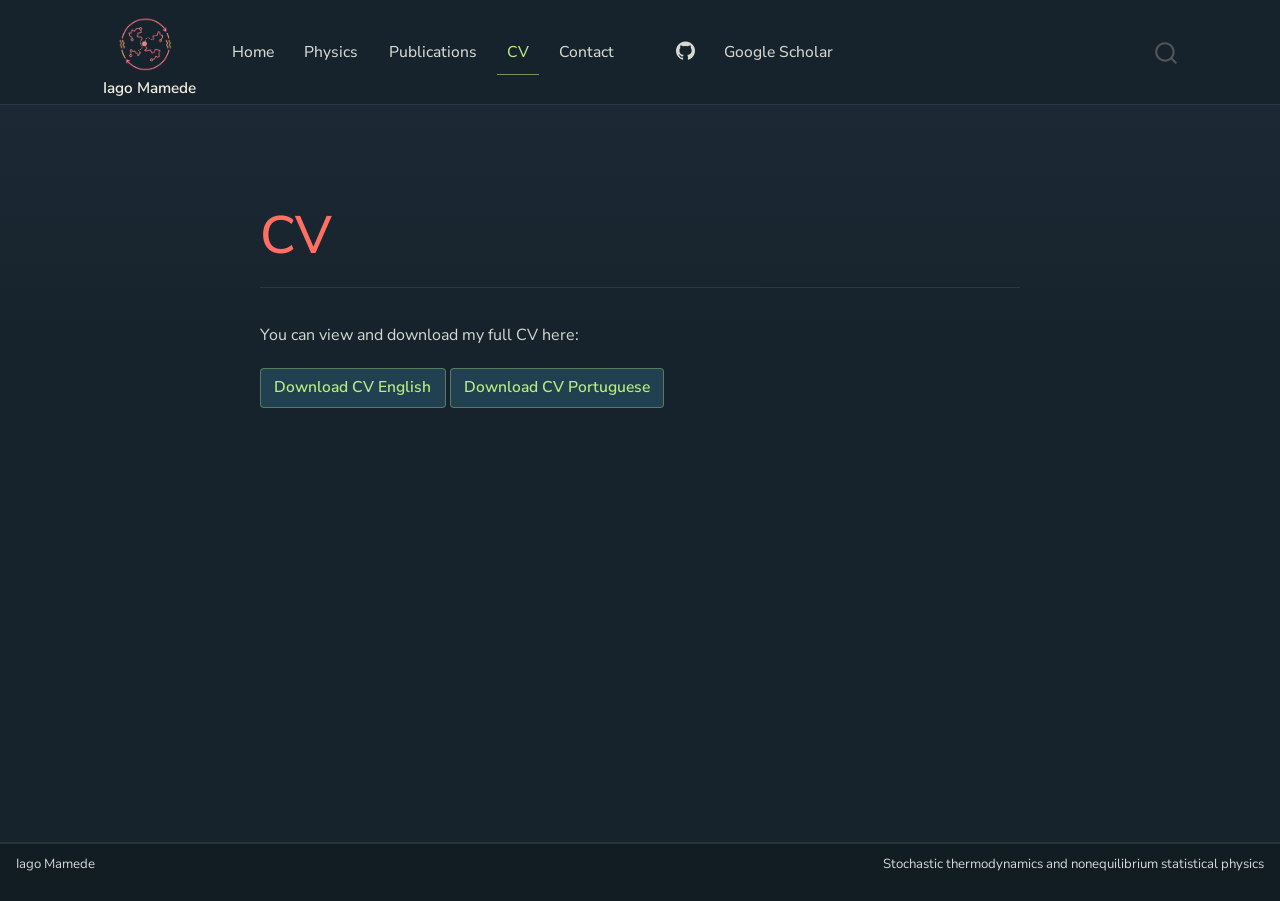
<file: cv.html>
<!DOCTYPE html>
<html xmlns="http://www.w3.org/1999/xhtml" lang="en" xml:lang="en"><head>

<meta charset="utf-8">
<meta name="generator" content="quarto-1.9.38">

<meta name="viewport" content="width=device-width, initial-scale=1.0, user-scalable=yes">


<title>CV – Iago Mamede</title>
<style>
/* Default styles provided by pandoc.
** See https://pandoc.org/MANUAL.html#variables-for-html for config info.
*/
code{white-space: pre-wrap;}
span.smallcaps{font-variant: small-caps;}
div.columns{display: flex; gap: min(4vw, 1.5em);}
div.column{flex: auto; overflow-x: auto;}
div.hanging-indent{margin-left: 1.5em; text-indent: -1.5em;}
ul.task-list{list-style: none;}
ul.task-list li input[type="checkbox"] {
  width: 0.8em;
  margin: 0 0.8em 0.2em -1em; /* quarto-specific, see https://github.com/quarto-dev/quarto-cli/issues/4556 */ 
  vertical-align: middle;
}
</style>


<script src="site_libs/quarto-nav/quarto-nav.js"></script>
<script src="site_libs/quarto-nav/headroom.min.js"></script>
<script src="site_libs/clipboard/clipboard.min.js"></script>
<script src="site_libs/quarto-search/autocomplete.umd.js"></script>
<script src="site_libs/quarto-search/fuse.min.js"></script>
<script src="site_libs/quarto-search/quarto-search.js"></script>
<meta name="quarto:offset" content="./">
<script src="site_libs/quarto-html/quarto.js" type="module"></script>
<script src="site_libs/quarto-html/tabsets/tabsets.js" type="module"></script>
<script src="site_libs/quarto-html/popper.min.js"></script>
<script src="site_libs/quarto-html/tippy.umd.min.js"></script>
<script src="site_libs/quarto-html/anchor.min.js"></script>
<link href="site_libs/quarto-html/tippy.css" rel="stylesheet">
<link href="site_libs/quarto-html/quarto-syntax-highlighting-15634bcf2e68342d4ad2dfa704d543f6.css" rel="stylesheet" id="quarto-text-highlighting-styles">
<script src="site_libs/bootstrap/bootstrap.min.js"></script>
<link href="site_libs/bootstrap/bootstrap-icons.css" rel="stylesheet">
<link href="site_libs/bootstrap/bootstrap-158031087360bce0ff56dc785ce39e06.min.css" rel="stylesheet" append-hash="true" id="quarto-bootstrap" data-mode="light">
<script id="quarto-search-options" type="application/json">{
  "location": "navbar",
  "copy-button": false,
  "collapse-after": 3,
  "panel-placement": "end",
  "type": "overlay",
  "limit": 50,
  "keyboard-shortcut": [
    "f",
    "/",
    "s"
  ],
  "show-item-context": false,
  "language": {
    "search-no-results-text": "No results",
    "search-matching-documents-text": "matching documents",
    "search-copy-link-title": "Copy link to search",
    "search-hide-matches-text": "Hide additional matches",
    "search-more-match-text": "more match in this document",
    "search-more-matches-text": "more matches in this document",
    "search-clear-button-title": "Clear",
    "search-text-placeholder": "",
    "search-detached-cancel-button-title": "Cancel",
    "search-submit-button-title": "Submit",
    "search-label": "Search"
  }
}</script>


<link rel="stylesheet" href="styles.css">
</head>

<body class="nav-fixed quarto-light">

<div id="quarto-search-results"></div>
  <header id="quarto-header" class="headroom fixed-top">
    <nav class="navbar navbar-expand-lg " data-bs-theme="dark">
      <div class="navbar-container container-fluid">
      <div class="navbar-brand-container mx-auto">
    <a href="./index.html" class="navbar-brand navbar-brand-logo">
    <img src="./assets/img/stochastic-icon.png" alt="Stochastic thermodynamics icon" class="navbar-logo light-content">
    <img src="./assets/img/stochastic-icon.png" alt="Stochastic thermodynamics icon" class="navbar-logo dark-content">
    </a>
    <a class="navbar-brand" href="./index.html">
    <span class="navbar-title">Iago Mamede</span>
    </a>
  </div>
            <div id="quarto-search" class="" title="Search"></div>
          <button class="navbar-toggler" type="button" data-bs-toggle="collapse" data-bs-target="#navbarCollapse" aria-controls="navbarCollapse" role="menu" aria-expanded="false" aria-label="Toggle navigation" onclick="if (window.quartoToggleHeadroom) { window.quartoToggleHeadroom(); }">
  <span class="navbar-toggler-icon"></span>
</button>
          <div class="collapse navbar-collapse" id="navbarCollapse">
            <ul class="navbar-nav navbar-nav-scroll me-auto">
  <li class="nav-item">
    <a class="nav-link" href="./index.html"> 
<span class="menu-text">Home</span></a>
  </li>  
  <li class="nav-item">
    <a class="nav-link" href="./research.html"> 
<span class="menu-text">Physics</span></a>
  </li>  
  <li class="nav-item">
    <a class="nav-link" href="./publications.html"> 
<span class="menu-text">Publications</span></a>
  </li>  
  <li class="nav-item">
    <a class="nav-link active" href="./cv.html" aria-current="page"> 
<span class="menu-text">CV</span></a>
  </li>  
  <li class="nav-item">
    <a class="nav-link" href="./contact.html"> 
<span class="menu-text">Contact</span></a>
  </li>  
</ul>
            <ul class="navbar-nav navbar-nav-scroll ms-auto">
  <li class="nav-item compact">
    <a class="nav-link" href="https://github.com/iagomamede"> <i class="bi bi-github" role="img">
</i> 
<span class="menu-text"></span></a>
  </li>  
  <li class="nav-item">
    <a class="nav-link" href="https://scholar.google.com/citations?user=IzlSrFEAAAAJ&amp;hl=en"> 
<span class="menu-text">Google Scholar</span></a>
  </li>  
</ul>
          </div> <!-- /navcollapse -->
            <div class="quarto-navbar-tools">
</div>
      </div> <!-- /container-fluid -->
    </nav>
</header>
<!-- content -->
<div id="quarto-content" class="quarto-container page-columns page-rows-contents page-layout-full page-navbar">
<!-- sidebar -->
<!-- margin-sidebar -->
    
<!-- main -->
<main class="content column-page" id="quarto-document-content">

<header id="title-block-header" class="quarto-title-block default">
<div class="quarto-title">
<h1 class="title">CV</h1>
</div>



<div class="quarto-title-meta column-page">

    
  
    
  </div>
  


</header>


<p>You can view and download my full CV here:</p>
<p><a href="assets/cv/Iago_CV_EN.pdf" class="btn">Download CV English</a> <a href="assets/cv/Iago_CV_PT.pdf" class="btn">Download CV Portuguese</a></p>



</main> <!-- /main -->
<script id="quarto-html-after-body" type="application/javascript">
  window.document.addEventListener("DOMContentLoaded", function (event) {
    const icon = "";
    const anchorJS = new window.AnchorJS();
    anchorJS.options = {
      placement: 'right',
      icon: icon
    };
    anchorJS.add('.anchored');
    const isCodeAnnotation = (el) => {
      for (const clz of el.classList) {
        if (clz.startsWith('code-annotation-')) {                     
          return true;
        }
      }
      return false;
    }
    const onCopySuccess = function(e) {
      // button target
      const button = e.trigger;
      // don't keep focus
      button.blur();
      // flash "checked"
      button.classList.add('code-copy-button-checked');
      var currentTitle = button.getAttribute("title");
      button.setAttribute("title", "Copied!");
      let tooltip;
      if (window.bootstrap) {
        button.setAttribute("data-bs-toggle", "tooltip");
        button.setAttribute("data-bs-placement", "left");
        button.setAttribute("data-bs-title", "Copied!");
        tooltip = new bootstrap.Tooltip(button, 
          { trigger: "manual", 
            customClass: "code-copy-button-tooltip",
            offset: [0, -8]});
        tooltip.show();    
      }
      setTimeout(function() {
        if (tooltip) {
          tooltip.hide();
          button.removeAttribute("data-bs-title");
          button.removeAttribute("data-bs-toggle");
          button.removeAttribute("data-bs-placement");
        }
        button.setAttribute("title", currentTitle);
        button.classList.remove('code-copy-button-checked');
      }, 1000);
      // clear code selection
      e.clearSelection();
    }
    const getTextToCopy = function(trigger) {
      const outerScaffold = trigger.parentElement.cloneNode(true);
      const codeEl = outerScaffold.querySelector('code');
      for (const childEl of codeEl.children) {
        if (isCodeAnnotation(childEl)) {
          childEl.remove();
        }
      }
      return codeEl.innerText;
    }
    const clipboard = new window.ClipboardJS('.code-copy-button:not([data-in-quarto-modal])', {
      text: getTextToCopy
    });
    clipboard.on('success', onCopySuccess);
    if (window.document.getElementById('quarto-embedded-source-code-modal')) {
      const clipboardModal = new window.ClipboardJS('.code-copy-button[data-in-quarto-modal]', {
        text: getTextToCopy,
        container: window.document.getElementById('quarto-embedded-source-code-modal')
      });
      clipboardModal.on('success', onCopySuccess);
    }
      var localhostRegex = new RegExp(/^(?:http|https):\/\/localhost\:?[0-9]*\//);
      var mailtoRegex = new RegExp(/^mailto:/);
        var filterRegex = new RegExp('/' + window.location.host + '/');
      var isInternal = (href) => {
          return filterRegex.test(href) || localhostRegex.test(href) || mailtoRegex.test(href);
      }
      // Inspect non-navigation links and adorn them if external
     var links = window.document.querySelectorAll('a[href]:not(.nav-link):not(.navbar-brand):not(.toc-action):not(.sidebar-link):not(.sidebar-item-toggle):not(.pagination-link):not(.no-external):not([aria-hidden]):not(.dropdown-item):not(.quarto-navigation-tool):not(.about-link)');
      for (var i=0; i<links.length; i++) {
        const link = links[i];
        if (!isInternal(link.href)) {
          // undo the damage that might have been done by quarto-nav.js in the case of
          // links that we want to consider external
          if (link.dataset.originalHref !== undefined) {
            link.href = link.dataset.originalHref;
          }
        }
      }
    function tippyHover(el, contentFn, onTriggerFn, onUntriggerFn) {
      const config = {
        allowHTML: true,
        maxWidth: 500,
        delay: 100,
        arrow: false,
        appendTo: function(el) {
            return el.parentElement;
        },
        interactive: true,
        interactiveBorder: 10,
        theme: 'quarto',
        placement: 'bottom-start',
      };
      if (contentFn) {
        config.content = contentFn;
      }
      if (onTriggerFn) {
        config.onTrigger = onTriggerFn;
      }
      if (onUntriggerFn) {
        config.onUntrigger = onUntriggerFn;
      }
      window.tippy(el, config); 
    }
    const noterefs = window.document.querySelectorAll('a[role="doc-noteref"]');
    for (var i=0; i<noterefs.length; i++) {
      const ref = noterefs[i];
      tippyHover(ref, function() {
        // use id or data attribute instead here
        let href = ref.getAttribute('data-footnote-href') || ref.getAttribute('href');
        try { href = new URL(href).hash; } catch {}
        const id = href.replace(/^#\/?/, "");
        const note = window.document.getElementById(id);
        if (note) {
          return note.innerHTML;
        } else {
          return "";
        }
      });
    }
    const xrefs = window.document.querySelectorAll('a.quarto-xref');
    const processXRef = (id, note) => {
      // Strip column container classes
      const stripColumnClz = (el) => {
        el.classList.remove("page-full", "page-columns");
        if (el.children) {
          for (const child of el.children) {
            stripColumnClz(child);
          }
        }
      }
      stripColumnClz(note)
      if (id === null || id.startsWith('sec-')) {
        // Special case sections, only their first couple elements
        const container = document.createElement("div");
        if (note.children && note.children.length > 2) {
          container.appendChild(note.children[0].cloneNode(true));
          for (let i = 1; i < note.children.length; i++) {
            const child = note.children[i];
            if (child.tagName === "P" && child.innerText === "") {
              continue;
            } else {
              container.appendChild(child.cloneNode(true));
              break;
            }
          }
          if (window.Quarto?.typesetMath) {
            window.Quarto.typesetMath(container);
          }
          return container.innerHTML
        } else {
          if (window.Quarto?.typesetMath) {
            window.Quarto.typesetMath(note);
          }
          return note.innerHTML;
        }
      } else {
        // Remove any anchor links if they are present
        const anchorLink = note.querySelector('a.anchorjs-link');
        if (anchorLink) {
          anchorLink.remove();
        }
        if (window.Quarto?.typesetMath) {
          window.Quarto.typesetMath(note);
        }
        if (note.classList.contains("callout")) {
          return note.outerHTML;
        } else {
          return note.innerHTML;
        }
      }
    }
    for (var i=0; i<xrefs.length; i++) {
      const xref = xrefs[i];
      tippyHover(xref, undefined, function(instance) {
        instance.disable();
        let url = xref.getAttribute('href');
        let hash = undefined; 
        if (url.startsWith('#')) {
          hash = url;
        } else {
          try { hash = new URL(url).hash; } catch {}
        }
        if (hash) {
          const id = hash.replace(/^#\/?/, "");
          const note = window.document.getElementById(id);
          if (note !== null) {
            try {
              const html = processXRef(id, note.cloneNode(true));
              instance.setContent(html);
            } finally {
              instance.enable();
              instance.show();
            }
          } else {
            // See if we can fetch this
            fetch(url.split('#')[0])
            .then(res => res.text())
            .then(html => {
              const parser = new DOMParser();
              const htmlDoc = parser.parseFromString(html, "text/html");
              const note = htmlDoc.getElementById(id);
              if (note !== null) {
                const html = processXRef(id, note);
                instance.setContent(html);
              } 
            }).finally(() => {
              instance.enable();
              instance.show();
            });
          }
        } else {
          // See if we can fetch a full url (with no hash to target)
          // This is a special case and we should probably do some content thinning / targeting
          fetch(url)
          .then(res => res.text())
          .then(html => {
            const parser = new DOMParser();
            const htmlDoc = parser.parseFromString(html, "text/html");
            const note = htmlDoc.querySelector('main.content');
            if (note !== null) {
              // This should only happen for chapter cross references
              // (since there is no id in the URL)
              // remove the first header
              if (note.children.length > 0 && note.children[0].tagName === "HEADER") {
                note.children[0].remove();
              }
              const html = processXRef(null, note);
              instance.setContent(html);
            } 
          }).finally(() => {
            instance.enable();
            instance.show();
          });
        }
      }, function(instance) {
      });
    }
        let selectedAnnoteEl;
        const selectorForAnnotation = ( cell, annotation) => {
          let cellAttr = 'data-code-cell="' + cell + '"';
          let lineAttr = 'data-code-annotation="' +  annotation + '"';
          const selector = 'span[' + cellAttr + '][' + lineAttr + ']';
          return selector;
        }
        const selectCodeLines = (annoteEl) => {
          const doc = window.document;
          const targetCell = annoteEl.getAttribute("data-target-cell");
          const targetAnnotation = annoteEl.getAttribute("data-target-annotation");
          const annoteSpan = window.document.querySelector(selectorForAnnotation(targetCell, targetAnnotation));
          const lines = annoteSpan.getAttribute("data-code-lines").split(",");
          const lineIds = lines.map((line) => {
            return targetCell + "-" + line;
          })
          let top = null;
          let height = null;
          let parent = null;
          if (lineIds.length > 0) {
              //compute the position of the single el (top and bottom and make a div)
              const el = window.document.getElementById(lineIds[0]);
              top = el.offsetTop;
              height = el.offsetHeight;
              parent = el.parentElement.parentElement;
            if (lineIds.length > 1) {
              const lastEl = window.document.getElementById(lineIds[lineIds.length - 1]);
              const bottom = lastEl.offsetTop + lastEl.offsetHeight;
              height = bottom - top;
            }
            if (top !== null && height !== null && parent !== null) {
              // cook up a div (if necessary) and position it 
              let div = window.document.getElementById("code-annotation-line-highlight");
              if (div === null) {
                div = window.document.createElement("div");
                div.setAttribute("id", "code-annotation-line-highlight");
                div.style.position = 'absolute';
                parent.appendChild(div);
              }
              div.style.top = top - 2 + "px";
              div.style.height = height + 4 + "px";
              div.style.left = 0;
              let gutterDiv = window.document.getElementById("code-annotation-line-highlight-gutter");
              if (gutterDiv === null) {
                gutterDiv = window.document.createElement("div");
                gutterDiv.setAttribute("id", "code-annotation-line-highlight-gutter");
                gutterDiv.style.position = 'absolute';
                const codeCell = window.document.getElementById(targetCell);
                const gutter = codeCell.querySelector('.code-annotation-gutter');
                gutter.appendChild(gutterDiv);
              }
              gutterDiv.style.top = top - 2 + "px";
              gutterDiv.style.height = height + 4 + "px";
            }
            selectedAnnoteEl = annoteEl;
          }
        };
        const unselectCodeLines = () => {
          const elementsIds = ["code-annotation-line-highlight", "code-annotation-line-highlight-gutter"];
          elementsIds.forEach((elId) => {
            const div = window.document.getElementById(elId);
            if (div) {
              div.remove();
            }
          });
          selectedAnnoteEl = undefined;
        };
          // Handle positioning of the toggle
      window.addEventListener(
        "resize",
        throttle(() => {
          elRect = undefined;
          if (selectedAnnoteEl) {
            selectCodeLines(selectedAnnoteEl);
          }
        }, 10)
      );
      function throttle(fn, ms) {
      let throttle = false;
      let timer;
        return (...args) => {
          if(!throttle) { // first call gets through
              fn.apply(this, args);
              throttle = true;
          } else { // all the others get throttled
              if(timer) clearTimeout(timer); // cancel #2
              timer = setTimeout(() => {
                fn.apply(this, args);
                timer = throttle = false;
              }, ms);
          }
        };
      }
        // Attach click handler to the DT
        const annoteDls = window.document.querySelectorAll('dt[data-target-cell]');
        for (const annoteDlNode of annoteDls) {
          annoteDlNode.addEventListener('click', (event) => {
            const clickedEl = event.target;
            if (clickedEl !== selectedAnnoteEl) {
              unselectCodeLines();
              const activeEl = window.document.querySelector('dt[data-target-cell].code-annotation-active');
              if (activeEl) {
                activeEl.classList.remove('code-annotation-active');
              }
              selectCodeLines(clickedEl);
              clickedEl.classList.add('code-annotation-active');
            } else {
              // Unselect the line
              unselectCodeLines();
              clickedEl.classList.remove('code-annotation-active');
            }
          });
        }
    const findCites = (el) => {
      const parentEl = el.parentElement;
      if (parentEl) {
        const cites = parentEl.dataset.cites;
        if (cites) {
          return {
            el,
            cites: cites.split(' ')
          };
        } else {
          return findCites(el.parentElement)
        }
      } else {
        return undefined;
      }
    };
    var bibliorefs = window.document.querySelectorAll('a[role="doc-biblioref"]');
    for (var i=0; i<bibliorefs.length; i++) {
      const ref = bibliorefs[i];
      const citeInfo = findCites(ref);
      if (citeInfo) {
        tippyHover(citeInfo.el, function() {
          var popup = window.document.createElement('div');
          citeInfo.cites.forEach(function(cite) {
            var citeDiv = window.document.createElement('div');
            citeDiv.classList.add('hanging-indent');
            citeDiv.classList.add('csl-entry');
            var biblioDiv = window.document.getElementById('ref-' + cite);
            if (biblioDiv) {
              citeDiv.innerHTML = biblioDiv.innerHTML;
            }
            popup.appendChild(citeDiv);
          });
          return popup.innerHTML;
        });
      }
    }
  });
  </script>
</div> <!-- /content -->
<footer class="footer">
  <div class="nav-footer">
    <div class="nav-footer-left">
<p>Iago Mamede</p>
</div>   
    <div class="nav-footer-center">
      &nbsp;
    </div>
    <div class="nav-footer-right">
<p>Stochastic thermodynamics and nonequilibrium statistical physics</p>
</div>
  </div>
</footer>




</body></html>
</file>
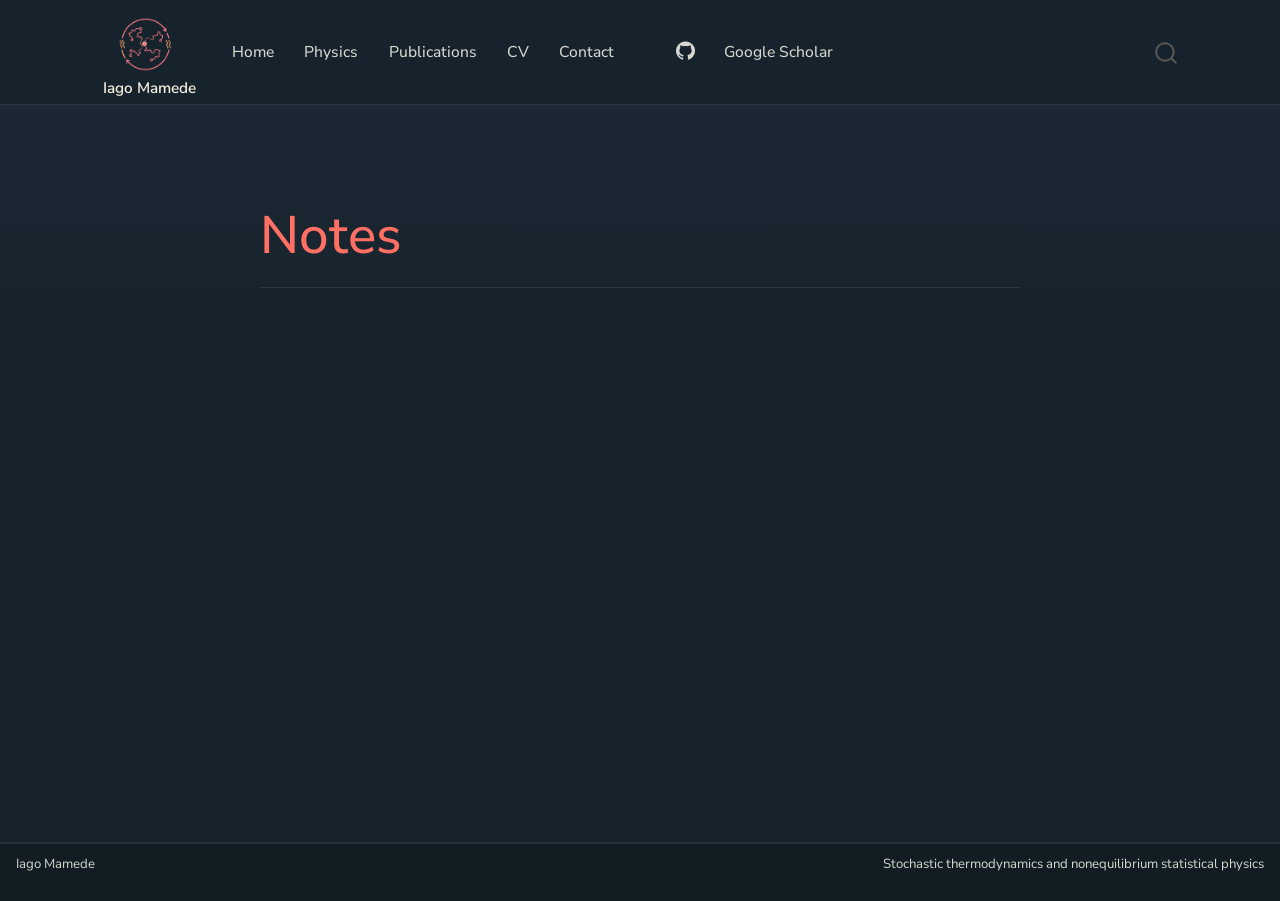
<file: notes.html>
<!DOCTYPE html>
<html xmlns="http://www.w3.org/1999/xhtml" lang="en" xml:lang="en"><head>

<meta charset="utf-8">
<meta name="generator" content="quarto-1.9.38">

<meta name="viewport" content="width=device-width, initial-scale=1.0, user-scalable=yes">


<title>Notes – Iago Mamede</title>
<style>
/* Default styles provided by pandoc.
** See https://pandoc.org/MANUAL.html#variables-for-html for config info.
*/
code{white-space: pre-wrap;}
span.smallcaps{font-variant: small-caps;}
div.columns{display: flex; gap: min(4vw, 1.5em);}
div.column{flex: auto; overflow-x: auto;}
div.hanging-indent{margin-left: 1.5em; text-indent: -1.5em;}
ul.task-list{list-style: none;}
ul.task-list li input[type="checkbox"] {
  width: 0.8em;
  margin: 0 0.8em 0.2em -1em; /* quarto-specific, see https://github.com/quarto-dev/quarto-cli/issues/4556 */ 
  vertical-align: middle;
}
</style>


<script src="site_libs/quarto-nav/quarto-nav.js"></script>
<script src="site_libs/quarto-nav/headroom.min.js"></script>
<script src="site_libs/clipboard/clipboard.min.js"></script>
<script src="site_libs/quarto-search/autocomplete.umd.js"></script>
<script src="site_libs/quarto-search/fuse.min.js"></script>
<script src="site_libs/quarto-search/quarto-search.js"></script>
<meta name="quarto:offset" content="./">
<script src="site_libs/quarto-html/quarto.js" type="module"></script>
<script src="site_libs/quarto-html/tabsets/tabsets.js" type="module"></script>
<script src="site_libs/quarto-html/popper.min.js"></script>
<script src="site_libs/quarto-html/tippy.umd.min.js"></script>
<script src="site_libs/quarto-html/anchor.min.js"></script>
<link href="site_libs/quarto-html/tippy.css" rel="stylesheet">
<link href="site_libs/quarto-html/quarto-syntax-highlighting-15634bcf2e68342d4ad2dfa704d543f6.css" rel="stylesheet" id="quarto-text-highlighting-styles">
<script src="site_libs/bootstrap/bootstrap.min.js"></script>
<link href="site_libs/bootstrap/bootstrap-icons.css" rel="stylesheet">
<link href="site_libs/bootstrap/bootstrap-158031087360bce0ff56dc785ce39e06.min.css" rel="stylesheet" append-hash="true" id="quarto-bootstrap" data-mode="light">
<script id="quarto-search-options" type="application/json">{
  "location": "navbar",
  "copy-button": false,
  "collapse-after": 3,
  "panel-placement": "end",
  "type": "overlay",
  "limit": 50,
  "keyboard-shortcut": [
    "f",
    "/",
    "s"
  ],
  "show-item-context": false,
  "language": {
    "search-no-results-text": "No results",
    "search-matching-documents-text": "matching documents",
    "search-copy-link-title": "Copy link to search",
    "search-hide-matches-text": "Hide additional matches",
    "search-more-match-text": "more match in this document",
    "search-more-matches-text": "more matches in this document",
    "search-clear-button-title": "Clear",
    "search-text-placeholder": "",
    "search-detached-cancel-button-title": "Cancel",
    "search-submit-button-title": "Submit",
    "search-label": "Search"
  }
}</script>


<link rel="stylesheet" href="styles.css">
</head>

<body class="nav-fixed quarto-light">

<div id="quarto-search-results"></div>
  <header id="quarto-header" class="headroom fixed-top">
    <nav class="navbar navbar-expand-lg " data-bs-theme="dark">
      <div class="navbar-container container-fluid">
      <div class="navbar-brand-container mx-auto">
    <a href="./index.html" class="navbar-brand navbar-brand-logo">
    <img src="./assets/img/stochastic-icon.png" alt="Stochastic thermodynamics icon" class="navbar-logo light-content">
    <img src="./assets/img/stochastic-icon.png" alt="Stochastic thermodynamics icon" class="navbar-logo dark-content">
    </a>
    <a class="navbar-brand" href="./index.html">
    <span class="navbar-title">Iago Mamede</span>
    </a>
  </div>
            <div id="quarto-search" class="" title="Search"></div>
          <button class="navbar-toggler" type="button" data-bs-toggle="collapse" data-bs-target="#navbarCollapse" aria-controls="navbarCollapse" role="menu" aria-expanded="false" aria-label="Toggle navigation" onclick="if (window.quartoToggleHeadroom) { window.quartoToggleHeadroom(); }">
  <span class="navbar-toggler-icon"></span>
</button>
          <div class="collapse navbar-collapse" id="navbarCollapse">
            <ul class="navbar-nav navbar-nav-scroll me-auto">
  <li class="nav-item">
    <a class="nav-link" href="./index.html"> 
<span class="menu-text">Home</span></a>
  </li>  
  <li class="nav-item">
    <a class="nav-link" href="./research.html"> 
<span class="menu-text">Physics</span></a>
  </li>  
  <li class="nav-item">
    <a class="nav-link" href="./publications.html"> 
<span class="menu-text">Publications</span></a>
  </li>  
  <li class="nav-item">
    <a class="nav-link" href="./cv.html"> 
<span class="menu-text">CV</span></a>
  </li>  
  <li class="nav-item">
    <a class="nav-link" href="./contact.html"> 
<span class="menu-text">Contact</span></a>
  </li>  
</ul>
            <ul class="navbar-nav navbar-nav-scroll ms-auto">
  <li class="nav-item compact">
    <a class="nav-link" href="https://github.com/iagomamede"> <i class="bi bi-github" role="img">
</i> 
<span class="menu-text"></span></a>
  </li>  
  <li class="nav-item">
    <a class="nav-link" href="https://scholar.google.com/citations?user=IzlSrFEAAAAJ&amp;hl=en"> 
<span class="menu-text">Google Scholar</span></a>
  </li>  
</ul>
          </div> <!-- /navcollapse -->
            <div class="quarto-navbar-tools">
</div>
      </div> <!-- /container-fluid -->
    </nav>
</header>
<!-- content -->
<div id="quarto-content" class="quarto-container page-columns page-rows-contents page-layout-full page-navbar">
<!-- sidebar -->
<!-- margin-sidebar -->
    
<!-- main -->
<main class="content column-page" id="quarto-document-content">

<header id="title-block-header" class="quarto-title-block default">
<div class="quarto-title">
<h1 class="title">Notes</h1>
</div>



<div class="quarto-title-meta column-page">

    
  
    
  </div>
  


</header>





</main> <!-- /main -->
<script id="quarto-html-after-body" type="application/javascript">
  window.document.addEventListener("DOMContentLoaded", function (event) {
    const icon = "";
    const anchorJS = new window.AnchorJS();
    anchorJS.options = {
      placement: 'right',
      icon: icon
    };
    anchorJS.add('.anchored');
    const isCodeAnnotation = (el) => {
      for (const clz of el.classList) {
        if (clz.startsWith('code-annotation-')) {                     
          return true;
        }
      }
      return false;
    }
    const onCopySuccess = function(e) {
      // button target
      const button = e.trigger;
      // don't keep focus
      button.blur();
      // flash "checked"
      button.classList.add('code-copy-button-checked');
      var currentTitle = button.getAttribute("title");
      button.setAttribute("title", "Copied!");
      let tooltip;
      if (window.bootstrap) {
        button.setAttribute("data-bs-toggle", "tooltip");
        button.setAttribute("data-bs-placement", "left");
        button.setAttribute("data-bs-title", "Copied!");
        tooltip = new bootstrap.Tooltip(button, 
          { trigger: "manual", 
            customClass: "code-copy-button-tooltip",
            offset: [0, -8]});
        tooltip.show();    
      }
      setTimeout(function() {
        if (tooltip) {
          tooltip.hide();
          button.removeAttribute("data-bs-title");
          button.removeAttribute("data-bs-toggle");
          button.removeAttribute("data-bs-placement");
        }
        button.setAttribute("title", currentTitle);
        button.classList.remove('code-copy-button-checked');
      }, 1000);
      // clear code selection
      e.clearSelection();
    }
    const getTextToCopy = function(trigger) {
      const outerScaffold = trigger.parentElement.cloneNode(true);
      const codeEl = outerScaffold.querySelector('code');
      for (const childEl of codeEl.children) {
        if (isCodeAnnotation(childEl)) {
          childEl.remove();
        }
      }
      return codeEl.innerText;
    }
    const clipboard = new window.ClipboardJS('.code-copy-button:not([data-in-quarto-modal])', {
      text: getTextToCopy
    });
    clipboard.on('success', onCopySuccess);
    if (window.document.getElementById('quarto-embedded-source-code-modal')) {
      const clipboardModal = new window.ClipboardJS('.code-copy-button[data-in-quarto-modal]', {
        text: getTextToCopy,
        container: window.document.getElementById('quarto-embedded-source-code-modal')
      });
      clipboardModal.on('success', onCopySuccess);
    }
      var localhostRegex = new RegExp(/^(?:http|https):\/\/localhost\:?[0-9]*\//);
      var mailtoRegex = new RegExp(/^mailto:/);
        var filterRegex = new RegExp('/' + window.location.host + '/');
      var isInternal = (href) => {
          return filterRegex.test(href) || localhostRegex.test(href) || mailtoRegex.test(href);
      }
      // Inspect non-navigation links and adorn them if external
     var links = window.document.querySelectorAll('a[href]:not(.nav-link):not(.navbar-brand):not(.toc-action):not(.sidebar-link):not(.sidebar-item-toggle):not(.pagination-link):not(.no-external):not([aria-hidden]):not(.dropdown-item):not(.quarto-navigation-tool):not(.about-link)');
      for (var i=0; i<links.length; i++) {
        const link = links[i];
        if (!isInternal(link.href)) {
          // undo the damage that might have been done by quarto-nav.js in the case of
          // links that we want to consider external
          if (link.dataset.originalHref !== undefined) {
            link.href = link.dataset.originalHref;
          }
        }
      }
    function tippyHover(el, contentFn, onTriggerFn, onUntriggerFn) {
      const config = {
        allowHTML: true,
        maxWidth: 500,
        delay: 100,
        arrow: false,
        appendTo: function(el) {
            return el.parentElement;
        },
        interactive: true,
        interactiveBorder: 10,
        theme: 'quarto',
        placement: 'bottom-start',
      };
      if (contentFn) {
        config.content = contentFn;
      }
      if (onTriggerFn) {
        config.onTrigger = onTriggerFn;
      }
      if (onUntriggerFn) {
        config.onUntrigger = onUntriggerFn;
      }
      window.tippy(el, config); 
    }
    const noterefs = window.document.querySelectorAll('a[role="doc-noteref"]');
    for (var i=0; i<noterefs.length; i++) {
      const ref = noterefs[i];
      tippyHover(ref, function() {
        // use id or data attribute instead here
        let href = ref.getAttribute('data-footnote-href') || ref.getAttribute('href');
        try { href = new URL(href).hash; } catch {}
        const id = href.replace(/^#\/?/, "");
        const note = window.document.getElementById(id);
        if (note) {
          return note.innerHTML;
        } else {
          return "";
        }
      });
    }
    const xrefs = window.document.querySelectorAll('a.quarto-xref');
    const processXRef = (id, note) => {
      // Strip column container classes
      const stripColumnClz = (el) => {
        el.classList.remove("page-full", "page-columns");
        if (el.children) {
          for (const child of el.children) {
            stripColumnClz(child);
          }
        }
      }
      stripColumnClz(note)
      if (id === null || id.startsWith('sec-')) {
        // Special case sections, only their first couple elements
        const container = document.createElement("div");
        if (note.children && note.children.length > 2) {
          container.appendChild(note.children[0].cloneNode(true));
          for (let i = 1; i < note.children.length; i++) {
            const child = note.children[i];
            if (child.tagName === "P" && child.innerText === "") {
              continue;
            } else {
              container.appendChild(child.cloneNode(true));
              break;
            }
          }
          if (window.Quarto?.typesetMath) {
            window.Quarto.typesetMath(container);
          }
          return container.innerHTML
        } else {
          if (window.Quarto?.typesetMath) {
            window.Quarto.typesetMath(note);
          }
          return note.innerHTML;
        }
      } else {
        // Remove any anchor links if they are present
        const anchorLink = note.querySelector('a.anchorjs-link');
        if (anchorLink) {
          anchorLink.remove();
        }
        if (window.Quarto?.typesetMath) {
          window.Quarto.typesetMath(note);
        }
        if (note.classList.contains("callout")) {
          return note.outerHTML;
        } else {
          return note.innerHTML;
        }
      }
    }
    for (var i=0; i<xrefs.length; i++) {
      const xref = xrefs[i];
      tippyHover(xref, undefined, function(instance) {
        instance.disable();
        let url = xref.getAttribute('href');
        let hash = undefined; 
        if (url.startsWith('#')) {
          hash = url;
        } else {
          try { hash = new URL(url).hash; } catch {}
        }
        if (hash) {
          const id = hash.replace(/^#\/?/, "");
          const note = window.document.getElementById(id);
          if (note !== null) {
            try {
              const html = processXRef(id, note.cloneNode(true));
              instance.setContent(html);
            } finally {
              instance.enable();
              instance.show();
            }
          } else {
            // See if we can fetch this
            fetch(url.split('#')[0])
            .then(res => res.text())
            .then(html => {
              const parser = new DOMParser();
              const htmlDoc = parser.parseFromString(html, "text/html");
              const note = htmlDoc.getElementById(id);
              if (note !== null) {
                const html = processXRef(id, note);
                instance.setContent(html);
              } 
            }).finally(() => {
              instance.enable();
              instance.show();
            });
          }
        } else {
          // See if we can fetch a full url (with no hash to target)
          // This is a special case and we should probably do some content thinning / targeting
          fetch(url)
          .then(res => res.text())
          .then(html => {
            const parser = new DOMParser();
            const htmlDoc = parser.parseFromString(html, "text/html");
            const note = htmlDoc.querySelector('main.content');
            if (note !== null) {
              // This should only happen for chapter cross references
              // (since there is no id in the URL)
              // remove the first header
              if (note.children.length > 0 && note.children[0].tagName === "HEADER") {
                note.children[0].remove();
              }
              const html = processXRef(null, note);
              instance.setContent(html);
            } 
          }).finally(() => {
            instance.enable();
            instance.show();
          });
        }
      }, function(instance) {
      });
    }
        let selectedAnnoteEl;
        const selectorForAnnotation = ( cell, annotation) => {
          let cellAttr = 'data-code-cell="' + cell + '"';
          let lineAttr = 'data-code-annotation="' +  annotation + '"';
          const selector = 'span[' + cellAttr + '][' + lineAttr + ']';
          return selector;
        }
        const selectCodeLines = (annoteEl) => {
          const doc = window.document;
          const targetCell = annoteEl.getAttribute("data-target-cell");
          const targetAnnotation = annoteEl.getAttribute("data-target-annotation");
          const annoteSpan = window.document.querySelector(selectorForAnnotation(targetCell, targetAnnotation));
          const lines = annoteSpan.getAttribute("data-code-lines").split(",");
          const lineIds = lines.map((line) => {
            return targetCell + "-" + line;
          })
          let top = null;
          let height = null;
          let parent = null;
          if (lineIds.length > 0) {
              //compute the position of the single el (top and bottom and make a div)
              const el = window.document.getElementById(lineIds[0]);
              top = el.offsetTop;
              height = el.offsetHeight;
              parent = el.parentElement.parentElement;
            if (lineIds.length > 1) {
              const lastEl = window.document.getElementById(lineIds[lineIds.length - 1]);
              const bottom = lastEl.offsetTop + lastEl.offsetHeight;
              height = bottom - top;
            }
            if (top !== null && height !== null && parent !== null) {
              // cook up a div (if necessary) and position it 
              let div = window.document.getElementById("code-annotation-line-highlight");
              if (div === null) {
                div = window.document.createElement("div");
                div.setAttribute("id", "code-annotation-line-highlight");
                div.style.position = 'absolute';
                parent.appendChild(div);
              }
              div.style.top = top - 2 + "px";
              div.style.height = height + 4 + "px";
              div.style.left = 0;
              let gutterDiv = window.document.getElementById("code-annotation-line-highlight-gutter");
              if (gutterDiv === null) {
                gutterDiv = window.document.createElement("div");
                gutterDiv.setAttribute("id", "code-annotation-line-highlight-gutter");
                gutterDiv.style.position = 'absolute';
                const codeCell = window.document.getElementById(targetCell);
                const gutter = codeCell.querySelector('.code-annotation-gutter');
                gutter.appendChild(gutterDiv);
              }
              gutterDiv.style.top = top - 2 + "px";
              gutterDiv.style.height = height + 4 + "px";
            }
            selectedAnnoteEl = annoteEl;
          }
        };
        const unselectCodeLines = () => {
          const elementsIds = ["code-annotation-line-highlight", "code-annotation-line-highlight-gutter"];
          elementsIds.forEach((elId) => {
            const div = window.document.getElementById(elId);
            if (div) {
              div.remove();
            }
          });
          selectedAnnoteEl = undefined;
        };
          // Handle positioning of the toggle
      window.addEventListener(
        "resize",
        throttle(() => {
          elRect = undefined;
          if (selectedAnnoteEl) {
            selectCodeLines(selectedAnnoteEl);
          }
        }, 10)
      );
      function throttle(fn, ms) {
      let throttle = false;
      let timer;
        return (...args) => {
          if(!throttle) { // first call gets through
              fn.apply(this, args);
              throttle = true;
          } else { // all the others get throttled
              if(timer) clearTimeout(timer); // cancel #2
              timer = setTimeout(() => {
                fn.apply(this, args);
                timer = throttle = false;
              }, ms);
          }
        };
      }
        // Attach click handler to the DT
        const annoteDls = window.document.querySelectorAll('dt[data-target-cell]');
        for (const annoteDlNode of annoteDls) {
          annoteDlNode.addEventListener('click', (event) => {
            const clickedEl = event.target;
            if (clickedEl !== selectedAnnoteEl) {
              unselectCodeLines();
              const activeEl = window.document.querySelector('dt[data-target-cell].code-annotation-active');
              if (activeEl) {
                activeEl.classList.remove('code-annotation-active');
              }
              selectCodeLines(clickedEl);
              clickedEl.classList.add('code-annotation-active');
            } else {
              // Unselect the line
              unselectCodeLines();
              clickedEl.classList.remove('code-annotation-active');
            }
          });
        }
    const findCites = (el) => {
      const parentEl = el.parentElement;
      if (parentEl) {
        const cites = parentEl.dataset.cites;
        if (cites) {
          return {
            el,
            cites: cites.split(' ')
          };
        } else {
          return findCites(el.parentElement)
        }
      } else {
        return undefined;
      }
    };
    var bibliorefs = window.document.querySelectorAll('a[role="doc-biblioref"]');
    for (var i=0; i<bibliorefs.length; i++) {
      const ref = bibliorefs[i];
      const citeInfo = findCites(ref);
      if (citeInfo) {
        tippyHover(citeInfo.el, function() {
          var popup = window.document.createElement('div');
          citeInfo.cites.forEach(function(cite) {
            var citeDiv = window.document.createElement('div');
            citeDiv.classList.add('hanging-indent');
            citeDiv.classList.add('csl-entry');
            var biblioDiv = window.document.getElementById('ref-' + cite);
            if (biblioDiv) {
              citeDiv.innerHTML = biblioDiv.innerHTML;
            }
            popup.appendChild(citeDiv);
          });
          return popup.innerHTML;
        });
      }
    }
  });
  </script>
</div> <!-- /content -->
<footer class="footer">
  <div class="nav-footer">
    <div class="nav-footer-left">
<p>Iago Mamede</p>
</div>   
    <div class="nav-footer-center">
      &nbsp;
    </div>
    <div class="nav-footer-right">
<p>Stochastic thermodynamics and nonequilibrium statistical physics</p>
</div>
  </div>
</footer>




</body></html>
</file>
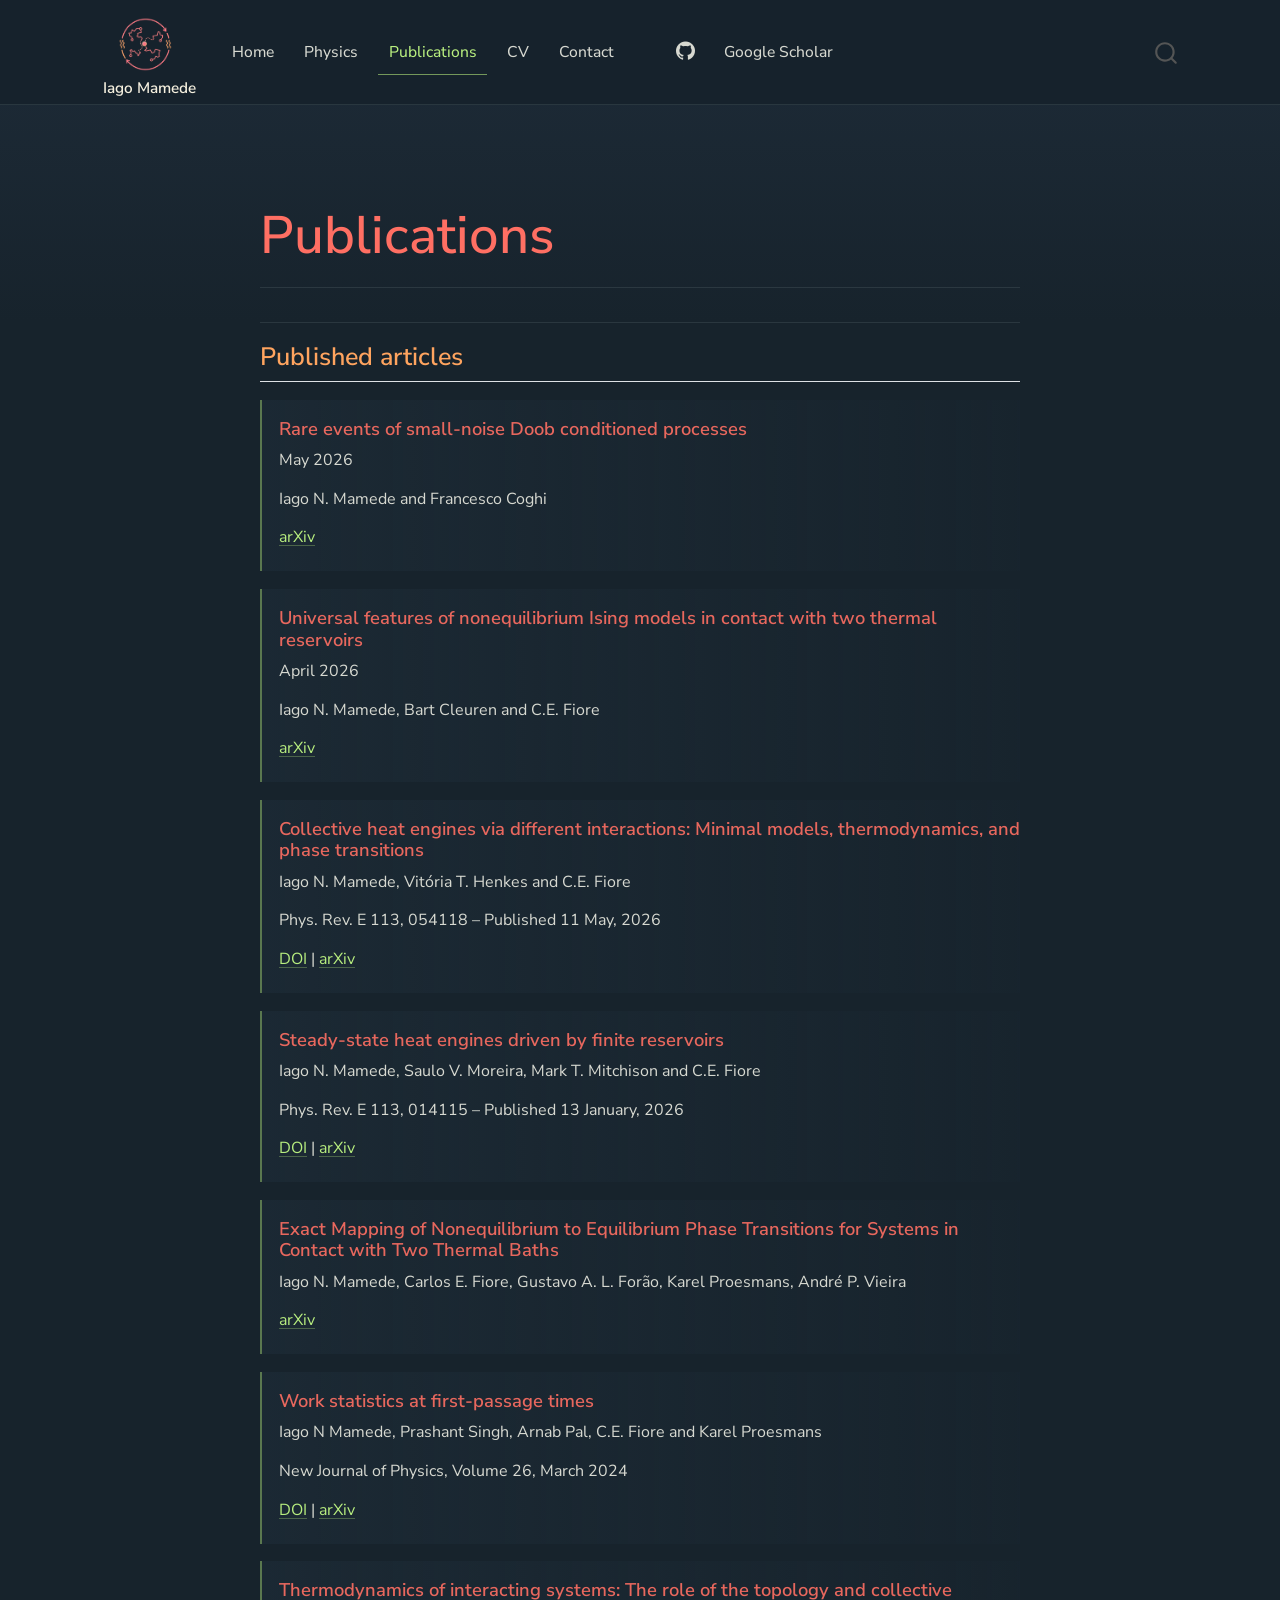
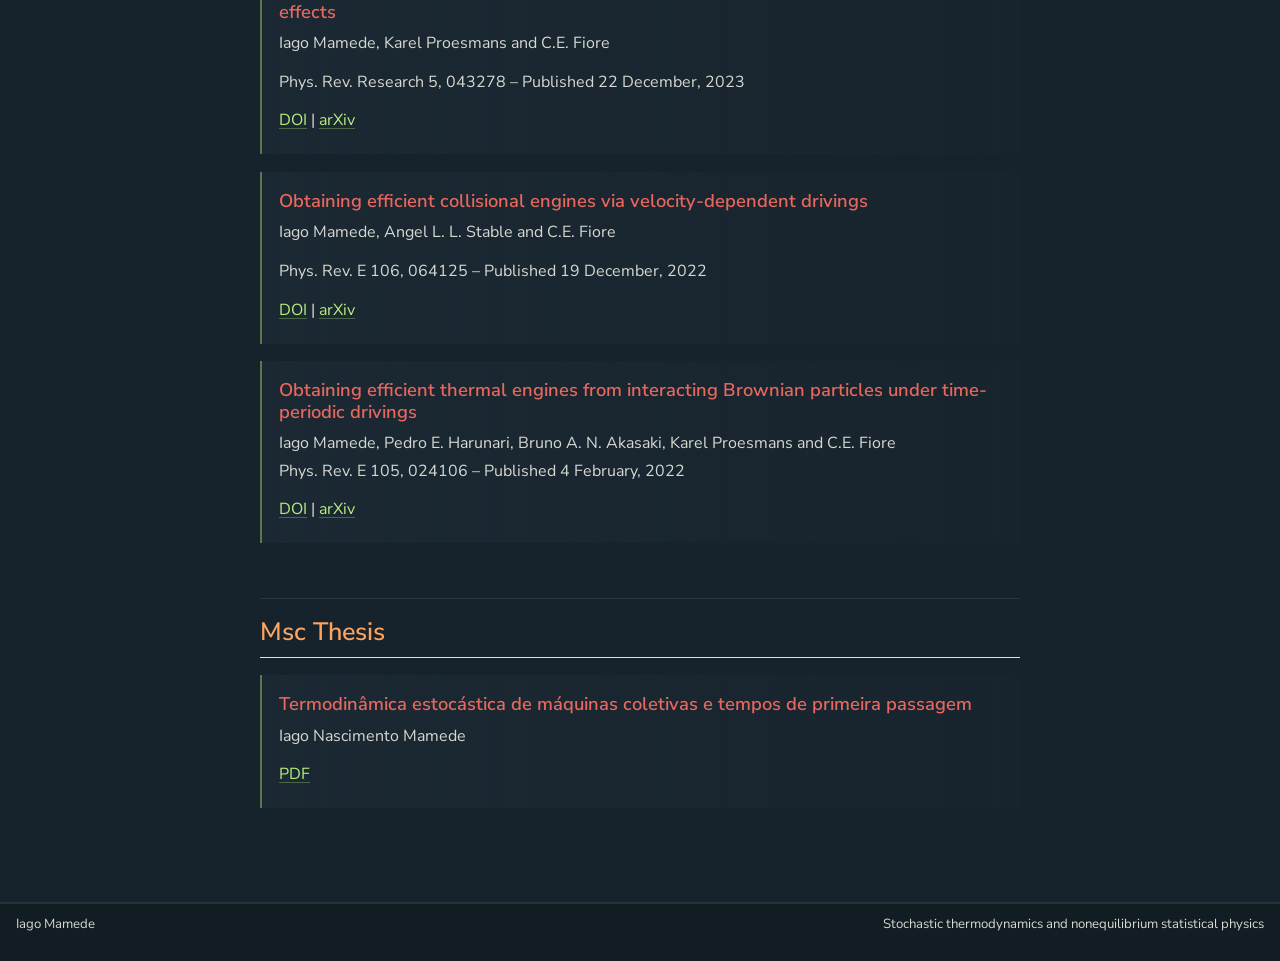
<file: publications.html>
<!DOCTYPE html>
<html xmlns="http://www.w3.org/1999/xhtml" lang="en" xml:lang="en"><head>

<meta charset="utf-8">
<meta name="generator" content="quarto-1.9.38">

<meta name="viewport" content="width=device-width, initial-scale=1.0, user-scalable=yes">


<title>Publications – Iago Mamede</title>
<style>
/* Default styles provided by pandoc.
** See https://pandoc.org/MANUAL.html#variables-for-html for config info.
*/
code{white-space: pre-wrap;}
span.smallcaps{font-variant: small-caps;}
div.columns{display: flex; gap: min(4vw, 1.5em);}
div.column{flex: auto; overflow-x: auto;}
div.hanging-indent{margin-left: 1.5em; text-indent: -1.5em;}
ul.task-list{list-style: none;}
ul.task-list li input[type="checkbox"] {
  width: 0.8em;
  margin: 0 0.8em 0.2em -1em; /* quarto-specific, see https://github.com/quarto-dev/quarto-cli/issues/4556 */ 
  vertical-align: middle;
}
</style>


<script src="site_libs/quarto-nav/quarto-nav.js"></script>
<script src="site_libs/quarto-nav/headroom.min.js"></script>
<script src="site_libs/clipboard/clipboard.min.js"></script>
<script src="site_libs/quarto-search/autocomplete.umd.js"></script>
<script src="site_libs/quarto-search/fuse.min.js"></script>
<script src="site_libs/quarto-search/quarto-search.js"></script>
<meta name="quarto:offset" content="./">
<script src="site_libs/quarto-html/quarto.js" type="module"></script>
<script src="site_libs/quarto-html/tabsets/tabsets.js" type="module"></script>
<script src="site_libs/quarto-html/popper.min.js"></script>
<script src="site_libs/quarto-html/tippy.umd.min.js"></script>
<script src="site_libs/quarto-html/anchor.min.js"></script>
<link href="site_libs/quarto-html/tippy.css" rel="stylesheet">
<link href="site_libs/quarto-html/quarto-syntax-highlighting-15634bcf2e68342d4ad2dfa704d543f6.css" rel="stylesheet" id="quarto-text-highlighting-styles">
<script src="site_libs/bootstrap/bootstrap.min.js"></script>
<link href="site_libs/bootstrap/bootstrap-icons.css" rel="stylesheet">
<link href="site_libs/bootstrap/bootstrap-158031087360bce0ff56dc785ce39e06.min.css" rel="stylesheet" append-hash="true" id="quarto-bootstrap" data-mode="light">
<script id="quarto-search-options" type="application/json">{
  "location": "navbar",
  "copy-button": false,
  "collapse-after": 3,
  "panel-placement": "end",
  "type": "overlay",
  "limit": 50,
  "keyboard-shortcut": [
    "f",
    "/",
    "s"
  ],
  "show-item-context": false,
  "language": {
    "search-no-results-text": "No results",
    "search-matching-documents-text": "matching documents",
    "search-copy-link-title": "Copy link to search",
    "search-hide-matches-text": "Hide additional matches",
    "search-more-match-text": "more match in this document",
    "search-more-matches-text": "more matches in this document",
    "search-clear-button-title": "Clear",
    "search-text-placeholder": "",
    "search-detached-cancel-button-title": "Cancel",
    "search-submit-button-title": "Submit",
    "search-label": "Search"
  }
}</script>


<link rel="stylesheet" href="styles.css">
</head>

<body class="nav-fixed quarto-light">

<div id="quarto-search-results"></div>
  <header id="quarto-header" class="headroom fixed-top">
    <nav class="navbar navbar-expand-lg " data-bs-theme="dark">
      <div class="navbar-container container-fluid">
      <div class="navbar-brand-container mx-auto">
    <a href="./index.html" class="navbar-brand navbar-brand-logo">
    <img src="./assets/img/stochastic-icon.png" alt="Stochastic thermodynamics icon" class="navbar-logo light-content">
    <img src="./assets/img/stochastic-icon.png" alt="Stochastic thermodynamics icon" class="navbar-logo dark-content">
    </a>
    <a class="navbar-brand" href="./index.html">
    <span class="navbar-title">Iago Mamede</span>
    </a>
  </div>
            <div id="quarto-search" class="" title="Search"></div>
          <button class="navbar-toggler" type="button" data-bs-toggle="collapse" data-bs-target="#navbarCollapse" aria-controls="navbarCollapse" role="menu" aria-expanded="false" aria-label="Toggle navigation" onclick="if (window.quartoToggleHeadroom) { window.quartoToggleHeadroom(); }">
  <span class="navbar-toggler-icon"></span>
</button>
          <div class="collapse navbar-collapse" id="navbarCollapse">
            <ul class="navbar-nav navbar-nav-scroll me-auto">
  <li class="nav-item">
    <a class="nav-link" href="./index.html"> 
<span class="menu-text">Home</span></a>
  </li>  
  <li class="nav-item">
    <a class="nav-link" href="./research.html"> 
<span class="menu-text">Physics</span></a>
  </li>  
  <li class="nav-item">
    <a class="nav-link active" href="./publications.html" aria-current="page"> 
<span class="menu-text">Publications</span></a>
  </li>  
  <li class="nav-item">
    <a class="nav-link" href="./cv.html"> 
<span class="menu-text">CV</span></a>
  </li>  
  <li class="nav-item">
    <a class="nav-link" href="./contact.html"> 
<span class="menu-text">Contact</span></a>
  </li>  
</ul>
            <ul class="navbar-nav navbar-nav-scroll ms-auto">
  <li class="nav-item compact">
    <a class="nav-link" href="https://github.com/iagomamede"> <i class="bi bi-github" role="img">
</i> 
<span class="menu-text"></span></a>
  </li>  
  <li class="nav-item">
    <a class="nav-link" href="https://scholar.google.com/citations?user=IzlSrFEAAAAJ&amp;hl=en"> 
<span class="menu-text">Google Scholar</span></a>
  </li>  
</ul>
          </div> <!-- /navcollapse -->
            <div class="quarto-navbar-tools">
</div>
      </div> <!-- /container-fluid -->
    </nav>
</header>
<!-- content -->
<div id="quarto-content" class="quarto-container page-columns page-rows-contents page-layout-full page-navbar">
<!-- sidebar -->
<!-- margin-sidebar -->
    
<!-- main -->
<main class="content column-page" id="quarto-document-content">

<header id="title-block-header" class="quarto-title-block default">
<div class="quarto-title">
<h1 class="title">Publications</h1>
</div>



<div class="quarto-title-meta column-page">

    
  
    
  </div>
  


</header>


<section id="published-articles" class="level2">
<h2 class="anchored" data-anchor-id="published-articles">Published articles</h2>
<section id="rare-events-of-small-noise-doob-conditioned-processes" class="level3 card">
<h3 class="anchored" data-anchor-id="rare-events-of-small-noise-doob-conditioned-processes">Rare events of small-noise Doob conditioned processes</h3>
<p>May 2026</p>
<p>Iago N. Mamede and Francesco Coghi</p>
<p><a href="https://arxiv.org/pdf/2605.24537">arXiv</a></p>
</section>
<hr>
<section id="universal-features-of-nonequilibrium-ising-models-in-contact-with-two-thermal-reservoirs" class="level3 card">
<h3 class="anchored" data-anchor-id="universal-features-of-nonequilibrium-ising-models-in-contact-with-two-thermal-reservoirs">Universal features of nonequilibrium Ising models in contact with two thermal reservoirs</h3>
<p>April 2026</p>
<p>Iago N. Mamede, Bart Cleuren and C.E. Fiore</p>
<p><a href="https://arxiv.org/pdf/2604.01926">arXiv</a></p>
</section>
<hr>
<section id="collective-heat-engines-via-different-interactions-minimal-models-thermodynamics-and-phase-transitions" class="level3 card">
<h3 class="anchored" data-anchor-id="collective-heat-engines-via-different-interactions-minimal-models-thermodynamics-and-phase-transitions">Collective heat engines via different interactions: Minimal models, thermodynamics, and phase transitions</h3>
<p>Iago N. Mamede, Vitória T. Henkes and C.E. Fiore</p>
<p>Phys. Rev.&nbsp;E 113, 054118 – Published 11 May, 2026</p>
<p><a href="https://doi.org/10.1103/f371-6ck6">DOI</a> | <a href="https://arxiv.org/pdf/2508.06438">arXiv</a></p>
</section>
<hr>
<section id="steady-state-heat-engines-driven-by-finite-reservoirs" class="level3 card">
<h3 class="anchored" data-anchor-id="steady-state-heat-engines-driven-by-finite-reservoirs">Steady-state heat engines driven by finite reservoirs</h3>
<p>Iago N. Mamede, Saulo V. Moreira, Mark T. Mitchison and C.E. Fiore</p>
<p>Phys. Rev.&nbsp;E 113, 014115 – Published 13 January, 2026</p>
<p><a href="https://doi.org/10.1103/hwj9-q7hf">DOI</a> | <a href="https://arxiv.org/pdf/2505.05174">arXiv</a></p>
</section>
<hr>
<section id="exact-mapping-of-nonequilibrium-to-equilibrium-phase-transitions-for-systems-in-contact-with-two-thermal-baths" class="level3 card">
<h3 class="anchored" data-anchor-id="exact-mapping-of-nonequilibrium-to-equilibrium-phase-transitions-for-systems-in-contact-with-two-thermal-baths">Exact Mapping of Nonequilibrium to Equilibrium Phase Transitions for Systems in Contact with Two Thermal Baths</h3>
<p>Iago N. Mamede, Carlos E. Fiore, Gustavo A. L. Forão, Karel Proesmans, André P. Vieira</p>
<p><a href="https://arxiv.org/pdf/2511.02127">arXiv</a></p>
</section>
<hr>
<section id="work-statistics-at-first-passage-times" class="level3 card">
<h3 class="anchored" data-anchor-id="work-statistics-at-first-passage-times">Work statistics at first-passage times</h3>
<p>Iago N Mamede, Prashant Singh, Arnab Pal, C.E. Fiore and Karel Proesmans</p>
<p>New Journal of Physics, Volume 26, March 2024</p>
<p><a href="10.1088/1367-2630/ad313d">DOI</a> | <a href="https://arxiv.org/abs/2401.12583">arXiv</a></p>
</section>
<hr>
<section id="thermodynamics-of-interacting-systems-the-role-of-the-topology-and-collective-effects" class="level3 card">
<h3 class="anchored" data-anchor-id="thermodynamics-of-interacting-systems-the-role-of-the-topology-and-collective-effects">Thermodynamics of interacting systems: The role of the topology and collective effects</h3>
<p>Iago Mamede, Karel Proesmans and C.E. Fiore</p>
<p>Phys. Rev.&nbsp;Research 5, 043278 – Published 22 December, 2023</p>
<p><a href="https://doi.org/10.1103/PhysRevResearch.5.043278">DOI</a> | <a href="https://arxiv.org/pdf/2308.02255">arXiv</a></p>
</section>
<hr>
<section id="obtaining-efficient-collisional-engines-via-velocity-dependent-drivings" class="level3 card">
<h3 class="anchored" data-anchor-id="obtaining-efficient-collisional-engines-via-velocity-dependent-drivings">Obtaining efficient collisional engines via velocity-dependent drivings</h3>
<p>Iago Mamede, Angel L. L. Stable and C.E. Fiore</p>
<p>Phys. Rev.&nbsp;E 106, 064125 – Published 19 December, 2022</p>
<p><a href="https://doi.org/10.1103/PhysRevE.106.064125">DOI</a> | <a href="https://arxiv.org/pdf/2209.01132">arXiv</a></p>
</section>
<hr>
<section id="obtaining-efficient-thermal-engines-from-interacting-brownian-particles-under-time-periodic-drivings" class="level3 card">
<h3 class="anchored" data-anchor-id="obtaining-efficient-thermal-engines-from-interacting-brownian-particles-under-time-periodic-drivings">Obtaining efficient thermal engines from interacting Brownian particles under time-periodic drivings</h3>
<p>Iago Mamede, Pedro E. Harunari, Bruno A. N. Akasaki, Karel Proesmans and C.E. Fiore<br>
Phys. Rev.&nbsp;E 105, 024106 – Published 4 February, 2022</p>
<p><a href="https://doi.org/10.1103/PhysRevE.105.024106">DOI</a> | <a href="https://arxiv.org/pdf/2110.09235">arXiv</a></p>
</section>
</section>
<section id="msc-thesis" class="level2">
<h2 class="anchored" data-anchor-id="msc-thesis">Msc Thesis</h2>
<section id="termodinâmica-estocástica-de-máquinas-coletivas-e-tempos-de-primeira-passagem" class="level3 card">
<h3 class="anchored" data-anchor-id="termodinâmica-estocástica-de-máquinas-coletivas-e-tempos-de-primeira-passagem">Termodinâmica estocástica de máquinas coletivas e tempos de primeira passagem</h3>
<p>Iago Nascimento Mamede</p>
<p><a href="https://teses.usp.br/teses/disponiveis/43/43134/tde-27022025-114143/publico/Tese_Iago_Versao_Final_Alterado.pdf">PDF</a></p>
</section>


</section>

</main> <!-- /main -->
<script id="quarto-html-after-body" type="application/javascript">
  window.document.addEventListener("DOMContentLoaded", function (event) {
    const icon = "";
    const anchorJS = new window.AnchorJS();
    anchorJS.options = {
      placement: 'right',
      icon: icon
    };
    anchorJS.add('.anchored');
    const isCodeAnnotation = (el) => {
      for (const clz of el.classList) {
        if (clz.startsWith('code-annotation-')) {                     
          return true;
        }
      }
      return false;
    }
    const onCopySuccess = function(e) {
      // button target
      const button = e.trigger;
      // don't keep focus
      button.blur();
      // flash "checked"
      button.classList.add('code-copy-button-checked');
      var currentTitle = button.getAttribute("title");
      button.setAttribute("title", "Copied!");
      let tooltip;
      if (window.bootstrap) {
        button.setAttribute("data-bs-toggle", "tooltip");
        button.setAttribute("data-bs-placement", "left");
        button.setAttribute("data-bs-title", "Copied!");
        tooltip = new bootstrap.Tooltip(button, 
          { trigger: "manual", 
            customClass: "code-copy-button-tooltip",
            offset: [0, -8]});
        tooltip.show();    
      }
      setTimeout(function() {
        if (tooltip) {
          tooltip.hide();
          button.removeAttribute("data-bs-title");
          button.removeAttribute("data-bs-toggle");
          button.removeAttribute("data-bs-placement");
        }
        button.setAttribute("title", currentTitle);
        button.classList.remove('code-copy-button-checked');
      }, 1000);
      // clear code selection
      e.clearSelection();
    }
    const getTextToCopy = function(trigger) {
      const outerScaffold = trigger.parentElement.cloneNode(true);
      const codeEl = outerScaffold.querySelector('code');
      for (const childEl of codeEl.children) {
        if (isCodeAnnotation(childEl)) {
          childEl.remove();
        }
      }
      return codeEl.innerText;
    }
    const clipboard = new window.ClipboardJS('.code-copy-button:not([data-in-quarto-modal])', {
      text: getTextToCopy
    });
    clipboard.on('success', onCopySuccess);
    if (window.document.getElementById('quarto-embedded-source-code-modal')) {
      const clipboardModal = new window.ClipboardJS('.code-copy-button[data-in-quarto-modal]', {
        text: getTextToCopy,
        container: window.document.getElementById('quarto-embedded-source-code-modal')
      });
      clipboardModal.on('success', onCopySuccess);
    }
      var localhostRegex = new RegExp(/^(?:http|https):\/\/localhost\:?[0-9]*\//);
      var mailtoRegex = new RegExp(/^mailto:/);
        var filterRegex = new RegExp('/' + window.location.host + '/');
      var isInternal = (href) => {
          return filterRegex.test(href) || localhostRegex.test(href) || mailtoRegex.test(href);
      }
      // Inspect non-navigation links and adorn them if external
     var links = window.document.querySelectorAll('a[href]:not(.nav-link):not(.navbar-brand):not(.toc-action):not(.sidebar-link):not(.sidebar-item-toggle):not(.pagination-link):not(.no-external):not([aria-hidden]):not(.dropdown-item):not(.quarto-navigation-tool):not(.about-link)');
      for (var i=0; i<links.length; i++) {
        const link = links[i];
        if (!isInternal(link.href)) {
          // undo the damage that might have been done by quarto-nav.js in the case of
          // links that we want to consider external
          if (link.dataset.originalHref !== undefined) {
            link.href = link.dataset.originalHref;
          }
        }
      }
    function tippyHover(el, contentFn, onTriggerFn, onUntriggerFn) {
      const config = {
        allowHTML: true,
        maxWidth: 500,
        delay: 100,
        arrow: false,
        appendTo: function(el) {
            return el.parentElement;
        },
        interactive: true,
        interactiveBorder: 10,
        theme: 'quarto',
        placement: 'bottom-start',
      };
      if (contentFn) {
        config.content = contentFn;
      }
      if (onTriggerFn) {
        config.onTrigger = onTriggerFn;
      }
      if (onUntriggerFn) {
        config.onUntrigger = onUntriggerFn;
      }
      window.tippy(el, config); 
    }
    const noterefs = window.document.querySelectorAll('a[role="doc-noteref"]');
    for (var i=0; i<noterefs.length; i++) {
      const ref = noterefs[i];
      tippyHover(ref, function() {
        // use id or data attribute instead here
        let href = ref.getAttribute('data-footnote-href') || ref.getAttribute('href');
        try { href = new URL(href).hash; } catch {}
        const id = href.replace(/^#\/?/, "");
        const note = window.document.getElementById(id);
        if (note) {
          return note.innerHTML;
        } else {
          return "";
        }
      });
    }
    const xrefs = window.document.querySelectorAll('a.quarto-xref');
    const processXRef = (id, note) => {
      // Strip column container classes
      const stripColumnClz = (el) => {
        el.classList.remove("page-full", "page-columns");
        if (el.children) {
          for (const child of el.children) {
            stripColumnClz(child);
          }
        }
      }
      stripColumnClz(note)
      if (id === null || id.startsWith('sec-')) {
        // Special case sections, only their first couple elements
        const container = document.createElement("div");
        if (note.children && note.children.length > 2) {
          container.appendChild(note.children[0].cloneNode(true));
          for (let i = 1; i < note.children.length; i++) {
            const child = note.children[i];
            if (child.tagName === "P" && child.innerText === "") {
              continue;
            } else {
              container.appendChild(child.cloneNode(true));
              break;
            }
          }
          if (window.Quarto?.typesetMath) {
            window.Quarto.typesetMath(container);
          }
          return container.innerHTML
        } else {
          if (window.Quarto?.typesetMath) {
            window.Quarto.typesetMath(note);
          }
          return note.innerHTML;
        }
      } else {
        // Remove any anchor links if they are present
        const anchorLink = note.querySelector('a.anchorjs-link');
        if (anchorLink) {
          anchorLink.remove();
        }
        if (window.Quarto?.typesetMath) {
          window.Quarto.typesetMath(note);
        }
        if (note.classList.contains("callout")) {
          return note.outerHTML;
        } else {
          return note.innerHTML;
        }
      }
    }
    for (var i=0; i<xrefs.length; i++) {
      const xref = xrefs[i];
      tippyHover(xref, undefined, function(instance) {
        instance.disable();
        let url = xref.getAttribute('href');
        let hash = undefined; 
        if (url.startsWith('#')) {
          hash = url;
        } else {
          try { hash = new URL(url).hash; } catch {}
        }
        if (hash) {
          const id = hash.replace(/^#\/?/, "");
          const note = window.document.getElementById(id);
          if (note !== null) {
            try {
              const html = processXRef(id, note.cloneNode(true));
              instance.setContent(html);
            } finally {
              instance.enable();
              instance.show();
            }
          } else {
            // See if we can fetch this
            fetch(url.split('#')[0])
            .then(res => res.text())
            .then(html => {
              const parser = new DOMParser();
              const htmlDoc = parser.parseFromString(html, "text/html");
              const note = htmlDoc.getElementById(id);
              if (note !== null) {
                const html = processXRef(id, note);
                instance.setContent(html);
              } 
            }).finally(() => {
              instance.enable();
              instance.show();
            });
          }
        } else {
          // See if we can fetch a full url (with no hash to target)
          // This is a special case and we should probably do some content thinning / targeting
          fetch(url)
          .then(res => res.text())
          .then(html => {
            const parser = new DOMParser();
            const htmlDoc = parser.parseFromString(html, "text/html");
            const note = htmlDoc.querySelector('main.content');
            if (note !== null) {
              // This should only happen for chapter cross references
              // (since there is no id in the URL)
              // remove the first header
              if (note.children.length > 0 && note.children[0].tagName === "HEADER") {
                note.children[0].remove();
              }
              const html = processXRef(null, note);
              instance.setContent(html);
            } 
          }).finally(() => {
            instance.enable();
            instance.show();
          });
        }
      }, function(instance) {
      });
    }
        let selectedAnnoteEl;
        const selectorForAnnotation = ( cell, annotation) => {
          let cellAttr = 'data-code-cell="' + cell + '"';
          let lineAttr = 'data-code-annotation="' +  annotation + '"';
          const selector = 'span[' + cellAttr + '][' + lineAttr + ']';
          return selector;
        }
        const selectCodeLines = (annoteEl) => {
          const doc = window.document;
          const targetCell = annoteEl.getAttribute("data-target-cell");
          const targetAnnotation = annoteEl.getAttribute("data-target-annotation");
          const annoteSpan = window.document.querySelector(selectorForAnnotation(targetCell, targetAnnotation));
          const lines = annoteSpan.getAttribute("data-code-lines").split(",");
          const lineIds = lines.map((line) => {
            return targetCell + "-" + line;
          })
          let top = null;
          let height = null;
          let parent = null;
          if (lineIds.length > 0) {
              //compute the position of the single el (top and bottom and make a div)
              const el = window.document.getElementById(lineIds[0]);
              top = el.offsetTop;
              height = el.offsetHeight;
              parent = el.parentElement.parentElement;
            if (lineIds.length > 1) {
              const lastEl = window.document.getElementById(lineIds[lineIds.length - 1]);
              const bottom = lastEl.offsetTop + lastEl.offsetHeight;
              height = bottom - top;
            }
            if (top !== null && height !== null && parent !== null) {
              // cook up a div (if necessary) and position it 
              let div = window.document.getElementById("code-annotation-line-highlight");
              if (div === null) {
                div = window.document.createElement("div");
                div.setAttribute("id", "code-annotation-line-highlight");
                div.style.position = 'absolute';
                parent.appendChild(div);
              }
              div.style.top = top - 2 + "px";
              div.style.height = height + 4 + "px";
              div.style.left = 0;
              let gutterDiv = window.document.getElementById("code-annotation-line-highlight-gutter");
              if (gutterDiv === null) {
                gutterDiv = window.document.createElement("div");
                gutterDiv.setAttribute("id", "code-annotation-line-highlight-gutter");
                gutterDiv.style.position = 'absolute';
                const codeCell = window.document.getElementById(targetCell);
                const gutter = codeCell.querySelector('.code-annotation-gutter');
                gutter.appendChild(gutterDiv);
              }
              gutterDiv.style.top = top - 2 + "px";
              gutterDiv.style.height = height + 4 + "px";
            }
            selectedAnnoteEl = annoteEl;
          }
        };
        const unselectCodeLines = () => {
          const elementsIds = ["code-annotation-line-highlight", "code-annotation-line-highlight-gutter"];
          elementsIds.forEach((elId) => {
            const div = window.document.getElementById(elId);
            if (div) {
              div.remove();
            }
          });
          selectedAnnoteEl = undefined;
        };
          // Handle positioning of the toggle
      window.addEventListener(
        "resize",
        throttle(() => {
          elRect = undefined;
          if (selectedAnnoteEl) {
            selectCodeLines(selectedAnnoteEl);
          }
        }, 10)
      );
      function throttle(fn, ms) {
      let throttle = false;
      let timer;
        return (...args) => {
          if(!throttle) { // first call gets through
              fn.apply(this, args);
              throttle = true;
          } else { // all the others get throttled
              if(timer) clearTimeout(timer); // cancel #2
              timer = setTimeout(() => {
                fn.apply(this, args);
                timer = throttle = false;
              }, ms);
          }
        };
      }
        // Attach click handler to the DT
        const annoteDls = window.document.querySelectorAll('dt[data-target-cell]');
        for (const annoteDlNode of annoteDls) {
          annoteDlNode.addEventListener('click', (event) => {
            const clickedEl = event.target;
            if (clickedEl !== selectedAnnoteEl) {
              unselectCodeLines();
              const activeEl = window.document.querySelector('dt[data-target-cell].code-annotation-active');
              if (activeEl) {
                activeEl.classList.remove('code-annotation-active');
              }
              selectCodeLines(clickedEl);
              clickedEl.classList.add('code-annotation-active');
            } else {
              // Unselect the line
              unselectCodeLines();
              clickedEl.classList.remove('code-annotation-active');
            }
          });
        }
    const findCites = (el) => {
      const parentEl = el.parentElement;
      if (parentEl) {
        const cites = parentEl.dataset.cites;
        if (cites) {
          return {
            el,
            cites: cites.split(' ')
          };
        } else {
          return findCites(el.parentElement)
        }
      } else {
        return undefined;
      }
    };
    var bibliorefs = window.document.querySelectorAll('a[role="doc-biblioref"]');
    for (var i=0; i<bibliorefs.length; i++) {
      const ref = bibliorefs[i];
      const citeInfo = findCites(ref);
      if (citeInfo) {
        tippyHover(citeInfo.el, function() {
          var popup = window.document.createElement('div');
          citeInfo.cites.forEach(function(cite) {
            var citeDiv = window.document.createElement('div');
            citeDiv.classList.add('hanging-indent');
            citeDiv.classList.add('csl-entry');
            var biblioDiv = window.document.getElementById('ref-' + cite);
            if (biblioDiv) {
              citeDiv.innerHTML = biblioDiv.innerHTML;
            }
            popup.appendChild(citeDiv);
          });
          return popup.innerHTML;
        });
      }
    }
  });
  </script>
</div> <!-- /content -->
<footer class="footer">
  <div class="nav-footer">
    <div class="nav-footer-left">
<p>Iago Mamede</p>
</div>   
    <div class="nav-footer-center">
      &nbsp;
    </div>
    <div class="nav-footer-right">
<p>Stochastic thermodynamics and nonequilibrium statistical physics</p>
</div>
  </div>
</footer>




</body></html>
</file>
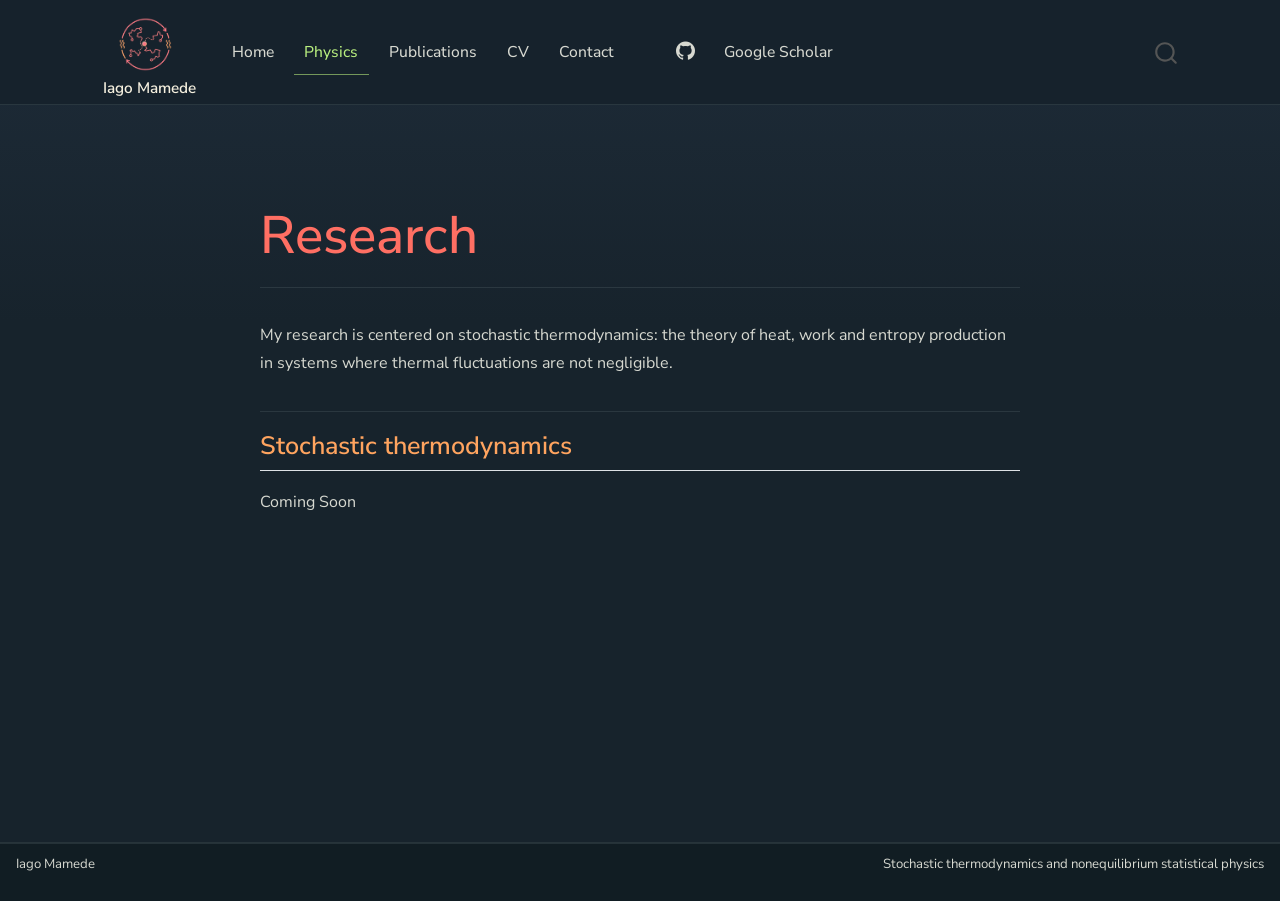
<file: research.html>
<!DOCTYPE html>
<html xmlns="http://www.w3.org/1999/xhtml" lang="en" xml:lang="en"><head>

<meta charset="utf-8">
<meta name="generator" content="quarto-1.9.38">

<meta name="viewport" content="width=device-width, initial-scale=1.0, user-scalable=yes">


<title>Research – Iago Mamede</title>
<style>
/* Default styles provided by pandoc.
** See https://pandoc.org/MANUAL.html#variables-for-html for config info.
*/
code{white-space: pre-wrap;}
span.smallcaps{font-variant: small-caps;}
div.columns{display: flex; gap: min(4vw, 1.5em);}
div.column{flex: auto; overflow-x: auto;}
div.hanging-indent{margin-left: 1.5em; text-indent: -1.5em;}
ul.task-list{list-style: none;}
ul.task-list li input[type="checkbox"] {
  width: 0.8em;
  margin: 0 0.8em 0.2em -1em; /* quarto-specific, see https://github.com/quarto-dev/quarto-cli/issues/4556 */ 
  vertical-align: middle;
}
</style>


<script src="site_libs/quarto-nav/quarto-nav.js"></script>
<script src="site_libs/quarto-nav/headroom.min.js"></script>
<script src="site_libs/clipboard/clipboard.min.js"></script>
<script src="site_libs/quarto-search/autocomplete.umd.js"></script>
<script src="site_libs/quarto-search/fuse.min.js"></script>
<script src="site_libs/quarto-search/quarto-search.js"></script>
<meta name="quarto:offset" content="./">
<script src="site_libs/quarto-html/quarto.js" type="module"></script>
<script src="site_libs/quarto-html/tabsets/tabsets.js" type="module"></script>
<script src="site_libs/quarto-html/popper.min.js"></script>
<script src="site_libs/quarto-html/tippy.umd.min.js"></script>
<script src="site_libs/quarto-html/anchor.min.js"></script>
<link href="site_libs/quarto-html/tippy.css" rel="stylesheet">
<link href="site_libs/quarto-html/quarto-syntax-highlighting-15634bcf2e68342d4ad2dfa704d543f6.css" rel="stylesheet" id="quarto-text-highlighting-styles">
<script src="site_libs/bootstrap/bootstrap.min.js"></script>
<link href="site_libs/bootstrap/bootstrap-icons.css" rel="stylesheet">
<link href="site_libs/bootstrap/bootstrap-158031087360bce0ff56dc785ce39e06.min.css" rel="stylesheet" append-hash="true" id="quarto-bootstrap" data-mode="light">
<script id="quarto-search-options" type="application/json">{
  "location": "navbar",
  "copy-button": false,
  "collapse-after": 3,
  "panel-placement": "end",
  "type": "overlay",
  "limit": 50,
  "keyboard-shortcut": [
    "f",
    "/",
    "s"
  ],
  "show-item-context": false,
  "language": {
    "search-no-results-text": "No results",
    "search-matching-documents-text": "matching documents",
    "search-copy-link-title": "Copy link to search",
    "search-hide-matches-text": "Hide additional matches",
    "search-more-match-text": "more match in this document",
    "search-more-matches-text": "more matches in this document",
    "search-clear-button-title": "Clear",
    "search-text-placeholder": "",
    "search-detached-cancel-button-title": "Cancel",
    "search-submit-button-title": "Submit",
    "search-label": "Search"
  }
}</script>


<link rel="stylesheet" href="styles.css">
</head>

<body class="nav-fixed quarto-light">

<div id="quarto-search-results"></div>
  <header id="quarto-header" class="headroom fixed-top">
    <nav class="navbar navbar-expand-lg " data-bs-theme="dark">
      <div class="navbar-container container-fluid">
      <div class="navbar-brand-container mx-auto">
    <a href="./index.html" class="navbar-brand navbar-brand-logo">
    <img src="./assets/img/stochastic-icon.png" alt="Stochastic thermodynamics icon" class="navbar-logo light-content">
    <img src="./assets/img/stochastic-icon.png" alt="Stochastic thermodynamics icon" class="navbar-logo dark-content">
    </a>
    <a class="navbar-brand" href="./index.html">
    <span class="navbar-title">Iago Mamede</span>
    </a>
  </div>
            <div id="quarto-search" class="" title="Search"></div>
          <button class="navbar-toggler" type="button" data-bs-toggle="collapse" data-bs-target="#navbarCollapse" aria-controls="navbarCollapse" role="menu" aria-expanded="false" aria-label="Toggle navigation" onclick="if (window.quartoToggleHeadroom) { window.quartoToggleHeadroom(); }">
  <span class="navbar-toggler-icon"></span>
</button>
          <div class="collapse navbar-collapse" id="navbarCollapse">
            <ul class="navbar-nav navbar-nav-scroll me-auto">
  <li class="nav-item">
    <a class="nav-link" href="./index.html"> 
<span class="menu-text">Home</span></a>
  </li>  
  <li class="nav-item">
    <a class="nav-link active" href="./research.html" aria-current="page"> 
<span class="menu-text">Physics</span></a>
  </li>  
  <li class="nav-item">
    <a class="nav-link" href="./publications.html"> 
<span class="menu-text">Publications</span></a>
  </li>  
  <li class="nav-item">
    <a class="nav-link" href="./cv.html"> 
<span class="menu-text">CV</span></a>
  </li>  
  <li class="nav-item">
    <a class="nav-link" href="./contact.html"> 
<span class="menu-text">Contact</span></a>
  </li>  
</ul>
            <ul class="navbar-nav navbar-nav-scroll ms-auto">
  <li class="nav-item compact">
    <a class="nav-link" href="https://github.com/iagomamede"> <i class="bi bi-github" role="img">
</i> 
<span class="menu-text"></span></a>
  </li>  
  <li class="nav-item">
    <a class="nav-link" href="https://scholar.google.com/citations?user=IzlSrFEAAAAJ&amp;hl=en"> 
<span class="menu-text">Google Scholar</span></a>
  </li>  
</ul>
          </div> <!-- /navcollapse -->
            <div class="quarto-navbar-tools">
</div>
      </div> <!-- /container-fluid -->
    </nav>
</header>
<!-- content -->
<div id="quarto-content" class="quarto-container page-columns page-rows-contents page-layout-full page-navbar">
<!-- sidebar -->
<!-- margin-sidebar -->
    
<!-- main -->
<main class="content column-page" id="quarto-document-content">

<header id="title-block-header" class="quarto-title-block default">
<div class="quarto-title">
<h1 class="title">Research</h1>
</div>



<div class="quarto-title-meta column-page">

    
  
    
  </div>
  


</header>


<p>My research is centered on stochastic thermodynamics: the theory of heat, work and entropy production in systems where thermal fluctuations are not negligible.</p>
<section id="stochastic-thermodynamics" class="level2">
<h2 class="anchored" data-anchor-id="stochastic-thermodynamics">Stochastic thermodynamics</h2>
<p>Coming Soon</p>


</section>

</main> <!-- /main -->
<script id="quarto-html-after-body" type="application/javascript">
  window.document.addEventListener("DOMContentLoaded", function (event) {
    const icon = "";
    const anchorJS = new window.AnchorJS();
    anchorJS.options = {
      placement: 'right',
      icon: icon
    };
    anchorJS.add('.anchored');
    const isCodeAnnotation = (el) => {
      for (const clz of el.classList) {
        if (clz.startsWith('code-annotation-')) {                     
          return true;
        }
      }
      return false;
    }
    const onCopySuccess = function(e) {
      // button target
      const button = e.trigger;
      // don't keep focus
      button.blur();
      // flash "checked"
      button.classList.add('code-copy-button-checked');
      var currentTitle = button.getAttribute("title");
      button.setAttribute("title", "Copied!");
      let tooltip;
      if (window.bootstrap) {
        button.setAttribute("data-bs-toggle", "tooltip");
        button.setAttribute("data-bs-placement", "left");
        button.setAttribute("data-bs-title", "Copied!");
        tooltip = new bootstrap.Tooltip(button, 
          { trigger: "manual", 
            customClass: "code-copy-button-tooltip",
            offset: [0, -8]});
        tooltip.show();    
      }
      setTimeout(function() {
        if (tooltip) {
          tooltip.hide();
          button.removeAttribute("data-bs-title");
          button.removeAttribute("data-bs-toggle");
          button.removeAttribute("data-bs-placement");
        }
        button.setAttribute("title", currentTitle);
        button.classList.remove('code-copy-button-checked');
      }, 1000);
      // clear code selection
      e.clearSelection();
    }
    const getTextToCopy = function(trigger) {
      const outerScaffold = trigger.parentElement.cloneNode(true);
      const codeEl = outerScaffold.querySelector('code');
      for (const childEl of codeEl.children) {
        if (isCodeAnnotation(childEl)) {
          childEl.remove();
        }
      }
      return codeEl.innerText;
    }
    const clipboard = new window.ClipboardJS('.code-copy-button:not([data-in-quarto-modal])', {
      text: getTextToCopy
    });
    clipboard.on('success', onCopySuccess);
    if (window.document.getElementById('quarto-embedded-source-code-modal')) {
      const clipboardModal = new window.ClipboardJS('.code-copy-button[data-in-quarto-modal]', {
        text: getTextToCopy,
        container: window.document.getElementById('quarto-embedded-source-code-modal')
      });
      clipboardModal.on('success', onCopySuccess);
    }
      var localhostRegex = new RegExp(/^(?:http|https):\/\/localhost\:?[0-9]*\//);
      var mailtoRegex = new RegExp(/^mailto:/);
        var filterRegex = new RegExp('/' + window.location.host + '/');
      var isInternal = (href) => {
          return filterRegex.test(href) || localhostRegex.test(href) || mailtoRegex.test(href);
      }
      // Inspect non-navigation links and adorn them if external
     var links = window.document.querySelectorAll('a[href]:not(.nav-link):not(.navbar-brand):not(.toc-action):not(.sidebar-link):not(.sidebar-item-toggle):not(.pagination-link):not(.no-external):not([aria-hidden]):not(.dropdown-item):not(.quarto-navigation-tool):not(.about-link)');
      for (var i=0; i<links.length; i++) {
        const link = links[i];
        if (!isInternal(link.href)) {
          // undo the damage that might have been done by quarto-nav.js in the case of
          // links that we want to consider external
          if (link.dataset.originalHref !== undefined) {
            link.href = link.dataset.originalHref;
          }
        }
      }
    function tippyHover(el, contentFn, onTriggerFn, onUntriggerFn) {
      const config = {
        allowHTML: true,
        maxWidth: 500,
        delay: 100,
        arrow: false,
        appendTo: function(el) {
            return el.parentElement;
        },
        interactive: true,
        interactiveBorder: 10,
        theme: 'quarto',
        placement: 'bottom-start',
      };
      if (contentFn) {
        config.content = contentFn;
      }
      if (onTriggerFn) {
        config.onTrigger = onTriggerFn;
      }
      if (onUntriggerFn) {
        config.onUntrigger = onUntriggerFn;
      }
      window.tippy(el, config); 
    }
    const noterefs = window.document.querySelectorAll('a[role="doc-noteref"]');
    for (var i=0; i<noterefs.length; i++) {
      const ref = noterefs[i];
      tippyHover(ref, function() {
        // use id or data attribute instead here
        let href = ref.getAttribute('data-footnote-href') || ref.getAttribute('href');
        try { href = new URL(href).hash; } catch {}
        const id = href.replace(/^#\/?/, "");
        const note = window.document.getElementById(id);
        if (note) {
          return note.innerHTML;
        } else {
          return "";
        }
      });
    }
    const xrefs = window.document.querySelectorAll('a.quarto-xref');
    const processXRef = (id, note) => {
      // Strip column container classes
      const stripColumnClz = (el) => {
        el.classList.remove("page-full", "page-columns");
        if (el.children) {
          for (const child of el.children) {
            stripColumnClz(child);
          }
        }
      }
      stripColumnClz(note)
      if (id === null || id.startsWith('sec-')) {
        // Special case sections, only their first couple elements
        const container = document.createElement("div");
        if (note.children && note.children.length > 2) {
          container.appendChild(note.children[0].cloneNode(true));
          for (let i = 1; i < note.children.length; i++) {
            const child = note.children[i];
            if (child.tagName === "P" && child.innerText === "") {
              continue;
            } else {
              container.appendChild(child.cloneNode(true));
              break;
            }
          }
          if (window.Quarto?.typesetMath) {
            window.Quarto.typesetMath(container);
          }
          return container.innerHTML
        } else {
          if (window.Quarto?.typesetMath) {
            window.Quarto.typesetMath(note);
          }
          return note.innerHTML;
        }
      } else {
        // Remove any anchor links if they are present
        const anchorLink = note.querySelector('a.anchorjs-link');
        if (anchorLink) {
          anchorLink.remove();
        }
        if (window.Quarto?.typesetMath) {
          window.Quarto.typesetMath(note);
        }
        if (note.classList.contains("callout")) {
          return note.outerHTML;
        } else {
          return note.innerHTML;
        }
      }
    }
    for (var i=0; i<xrefs.length; i++) {
      const xref = xrefs[i];
      tippyHover(xref, undefined, function(instance) {
        instance.disable();
        let url = xref.getAttribute('href');
        let hash = undefined; 
        if (url.startsWith('#')) {
          hash = url;
        } else {
          try { hash = new URL(url).hash; } catch {}
        }
        if (hash) {
          const id = hash.replace(/^#\/?/, "");
          const note = window.document.getElementById(id);
          if (note !== null) {
            try {
              const html = processXRef(id, note.cloneNode(true));
              instance.setContent(html);
            } finally {
              instance.enable();
              instance.show();
            }
          } else {
            // See if we can fetch this
            fetch(url.split('#')[0])
            .then(res => res.text())
            .then(html => {
              const parser = new DOMParser();
              const htmlDoc = parser.parseFromString(html, "text/html");
              const note = htmlDoc.getElementById(id);
              if (note !== null) {
                const html = processXRef(id, note);
                instance.setContent(html);
              } 
            }).finally(() => {
              instance.enable();
              instance.show();
            });
          }
        } else {
          // See if we can fetch a full url (with no hash to target)
          // This is a special case and we should probably do some content thinning / targeting
          fetch(url)
          .then(res => res.text())
          .then(html => {
            const parser = new DOMParser();
            const htmlDoc = parser.parseFromString(html, "text/html");
            const note = htmlDoc.querySelector('main.content');
            if (note !== null) {
              // This should only happen for chapter cross references
              // (since there is no id in the URL)
              // remove the first header
              if (note.children.length > 0 && note.children[0].tagName === "HEADER") {
                note.children[0].remove();
              }
              const html = processXRef(null, note);
              instance.setContent(html);
            } 
          }).finally(() => {
            instance.enable();
            instance.show();
          });
        }
      }, function(instance) {
      });
    }
        let selectedAnnoteEl;
        const selectorForAnnotation = ( cell, annotation) => {
          let cellAttr = 'data-code-cell="' + cell + '"';
          let lineAttr = 'data-code-annotation="' +  annotation + '"';
          const selector = 'span[' + cellAttr + '][' + lineAttr + ']';
          return selector;
        }
        const selectCodeLines = (annoteEl) => {
          const doc = window.document;
          const targetCell = annoteEl.getAttribute("data-target-cell");
          const targetAnnotation = annoteEl.getAttribute("data-target-annotation");
          const annoteSpan = window.document.querySelector(selectorForAnnotation(targetCell, targetAnnotation));
          const lines = annoteSpan.getAttribute("data-code-lines").split(",");
          const lineIds = lines.map((line) => {
            return targetCell + "-" + line;
          })
          let top = null;
          let height = null;
          let parent = null;
          if (lineIds.length > 0) {
              //compute the position of the single el (top and bottom and make a div)
              const el = window.document.getElementById(lineIds[0]);
              top = el.offsetTop;
              height = el.offsetHeight;
              parent = el.parentElement.parentElement;
            if (lineIds.length > 1) {
              const lastEl = window.document.getElementById(lineIds[lineIds.length - 1]);
              const bottom = lastEl.offsetTop + lastEl.offsetHeight;
              height = bottom - top;
            }
            if (top !== null && height !== null && parent !== null) {
              // cook up a div (if necessary) and position it 
              let div = window.document.getElementById("code-annotation-line-highlight");
              if (div === null) {
                div = window.document.createElement("div");
                div.setAttribute("id", "code-annotation-line-highlight");
                div.style.position = 'absolute';
                parent.appendChild(div);
              }
              div.style.top = top - 2 + "px";
              div.style.height = height + 4 + "px";
              div.style.left = 0;
              let gutterDiv = window.document.getElementById("code-annotation-line-highlight-gutter");
              if (gutterDiv === null) {
                gutterDiv = window.document.createElement("div");
                gutterDiv.setAttribute("id", "code-annotation-line-highlight-gutter");
                gutterDiv.style.position = 'absolute';
                const codeCell = window.document.getElementById(targetCell);
                const gutter = codeCell.querySelector('.code-annotation-gutter');
                gutter.appendChild(gutterDiv);
              }
              gutterDiv.style.top = top - 2 + "px";
              gutterDiv.style.height = height + 4 + "px";
            }
            selectedAnnoteEl = annoteEl;
          }
        };
        const unselectCodeLines = () => {
          const elementsIds = ["code-annotation-line-highlight", "code-annotation-line-highlight-gutter"];
          elementsIds.forEach((elId) => {
            const div = window.document.getElementById(elId);
            if (div) {
              div.remove();
            }
          });
          selectedAnnoteEl = undefined;
        };
          // Handle positioning of the toggle
      window.addEventListener(
        "resize",
        throttle(() => {
          elRect = undefined;
          if (selectedAnnoteEl) {
            selectCodeLines(selectedAnnoteEl);
          }
        }, 10)
      );
      function throttle(fn, ms) {
      let throttle = false;
      let timer;
        return (...args) => {
          if(!throttle) { // first call gets through
              fn.apply(this, args);
              throttle = true;
          } else { // all the others get throttled
              if(timer) clearTimeout(timer); // cancel #2
              timer = setTimeout(() => {
                fn.apply(this, args);
                timer = throttle = false;
              }, ms);
          }
        };
      }
        // Attach click handler to the DT
        const annoteDls = window.document.querySelectorAll('dt[data-target-cell]');
        for (const annoteDlNode of annoteDls) {
          annoteDlNode.addEventListener('click', (event) => {
            const clickedEl = event.target;
            if (clickedEl !== selectedAnnoteEl) {
              unselectCodeLines();
              const activeEl = window.document.querySelector('dt[data-target-cell].code-annotation-active');
              if (activeEl) {
                activeEl.classList.remove('code-annotation-active');
              }
              selectCodeLines(clickedEl);
              clickedEl.classList.add('code-annotation-active');
            } else {
              // Unselect the line
              unselectCodeLines();
              clickedEl.classList.remove('code-annotation-active');
            }
          });
        }
    const findCites = (el) => {
      const parentEl = el.parentElement;
      if (parentEl) {
        const cites = parentEl.dataset.cites;
        if (cites) {
          return {
            el,
            cites: cites.split(' ')
          };
        } else {
          return findCites(el.parentElement)
        }
      } else {
        return undefined;
      }
    };
    var bibliorefs = window.document.querySelectorAll('a[role="doc-biblioref"]');
    for (var i=0; i<bibliorefs.length; i++) {
      const ref = bibliorefs[i];
      const citeInfo = findCites(ref);
      if (citeInfo) {
        tippyHover(citeInfo.el, function() {
          var popup = window.document.createElement('div');
          citeInfo.cites.forEach(function(cite) {
            var citeDiv = window.document.createElement('div');
            citeDiv.classList.add('hanging-indent');
            citeDiv.classList.add('csl-entry');
            var biblioDiv = window.document.getElementById('ref-' + cite);
            if (biblioDiv) {
              citeDiv.innerHTML = biblioDiv.innerHTML;
            }
            popup.appendChild(citeDiv);
          });
          return popup.innerHTML;
        });
      }
    }
  });
  </script>
</div> <!-- /content -->
<footer class="footer">
  <div class="nav-footer">
    <div class="nav-footer-left">
<p>Iago Mamede</p>
</div>   
    <div class="nav-footer-center">
      &nbsp;
    </div>
    <div class="nav-footer-right">
<p>Stochastic thermodynamics and nonequilibrium statistical physics</p>
</div>
  </div>
</footer>




</body></html>
</file>
<file: site_libs/quarto-html/tippy.css>
.tippy-box[data-animation=fade][data-state=hidden]{opacity:0}[data-tippy-root]{max-width:calc(100vw - 10px)}.tippy-box{position:relative;background-color:#333;color:#fff;border-radius:4px;font-size:14px;line-height:1.4;white-space:normal;outline:0;transition-property:transform,visibility,opacity}.tippy-box[data-placement^=top]>.tippy-arrow{bottom:0}.tippy-box[data-placement^=top]>.tippy-arrow:before{bottom:-7px;left:0;border-width:8px 8px 0;border-top-color:initial;transform-origin:center top}.tippy-box[data-placement^=bottom]>.tippy-arrow{top:0}.tippy-box[data-placement^=bottom]>.tippy-arrow:before{top:-7px;left:0;border-width:0 8px 8px;border-bottom-color:initial;transform-origin:center bottom}.tippy-box[data-placement^=left]>.tippy-arrow{right:0}.tippy-box[data-placement^=left]>.tippy-arrow:before{border-width:8px 0 8px 8px;border-left-color:initial;right:-7px;transform-origin:center left}.tippy-box[data-placement^=right]>.tippy-arrow{left:0}.tippy-box[data-placement^=right]>.tippy-arrow:before{left:-7px;border-width:8px 8px 8px 0;border-right-color:initial;transform-origin:center right}.tippy-box[data-inertia][data-state=visible]{transition-timing-function:cubic-bezier(.54,1.5,.38,1.11)}.tippy-arrow{width:16px;height:16px;color:#333}.tippy-arrow:before{content:"";position:absolute;border-color:transparent;border-style:solid}.tippy-content{position:relative;padding:5px 9px;z-index:1}
</file>
<file: site_libs/quarto-html/quarto-syntax-highlighting-15634bcf2e68342d4ad2dfa704d543f6.css>
/* quarto syntax highlight colors */
:root {
  --quarto-hl-ot-color: #003B4F;
  --quarto-hl-at-color: #657422;
  --quarto-hl-ss-color: #20794D;
  --quarto-hl-an-color: #5E5E5E;
  --quarto-hl-fu-color: #4758AB;
  --quarto-hl-st-color: #20794D;
  --quarto-hl-cf-color: #003B4F;
  --quarto-hl-op-color: #5E5E5E;
  --quarto-hl-er-color: #AD0000;
  --quarto-hl-bn-color: #AD0000;
  --quarto-hl-al-color: #AD0000;
  --quarto-hl-va-color: #111111;
  --quarto-hl-bu-color: inherit;
  --quarto-hl-ex-color: inherit;
  --quarto-hl-pp-color: #AD0000;
  --quarto-hl-in-color: #5E5E5E;
  --quarto-hl-vs-color: #20794D;
  --quarto-hl-wa-color: #5E5E5E;
  --quarto-hl-do-color: #5E5E5E;
  --quarto-hl-im-color: #00769E;
  --quarto-hl-ch-color: #20794D;
  --quarto-hl-dt-color: #AD0000;
  --quarto-hl-fl-color: #AD0000;
  --quarto-hl-co-color: #5E5E5E;
  --quarto-hl-cv-color: #5E5E5E;
  --quarto-hl-cn-color: #8f5902;
  --quarto-hl-sc-color: #5E5E5E;
  --quarto-hl-dv-color: #AD0000;
  --quarto-hl-kw-color: #003B4F;
}

/* other quarto variables */
:root {
  --quarto-font-monospace: SFMono-Regular, Menlo, Monaco, Consolas, "Liberation Mono", "Courier New", monospace;
}

/* syntax highlight based on Pandoc's rules */
pre > code.sourceCode > span {
  color: #003B4F;
}

code.sourceCode > span {
  color: #003B4F;
}

div.sourceCode,
div.sourceCode pre.sourceCode {
  color: #003B4F;
}

/* Normal */
code span {
  color: #003B4F;
}

/* Alert */
code span.al {
  color: #AD0000;
  font-style: inherit;
}

/* Annotation */
code span.an {
  color: #5E5E5E;
  font-style: inherit;
}

/* Attribute */
code span.at {
  color: #657422;
  font-style: inherit;
}

/* BaseN */
code span.bn {
  color: #AD0000;
  font-style: inherit;
}

/* BuiltIn */
code span.bu {
  font-style: inherit;
}

/* ControlFlow */
code span.cf {
  color: #003B4F;
  font-weight: bold;
  font-style: inherit;
}

/* Char */
code span.ch {
  color: #20794D;
  font-style: inherit;
}

/* Constant */
code span.cn {
  color: #8f5902;
  font-style: inherit;
}

/* Comment */
code span.co {
  color: #5E5E5E;
  font-style: inherit;
}

/* CommentVar */
code span.cv {
  color: #5E5E5E;
  font-style: italic;
}

/* Documentation */
code span.do {
  color: #5E5E5E;
  font-style: italic;
}

/* DataType */
code span.dt {
  color: #AD0000;
  font-style: inherit;
}

/* DecVal */
code span.dv {
  color: #AD0000;
  font-style: inherit;
}

/* Error */
code span.er {
  color: #AD0000;
  font-style: inherit;
}

/* Extension */
code span.ex {
  font-style: inherit;
}

/* Float */
code span.fl {
  color: #AD0000;
  font-style: inherit;
}

/* Function */
code span.fu {
  color: #4758AB;
  font-style: inherit;
}

/* Import */
code span.im {
  color: #00769E;
  font-style: inherit;
}

/* Information */
code span.in {
  color: #5E5E5E;
  font-style: inherit;
}

/* Keyword */
code span.kw {
  color: #003B4F;
  font-weight: bold;
  font-style: inherit;
}

/* Operator */
code span.op {
  color: #5E5E5E;
  font-style: inherit;
}

/* Other */
code span.ot {
  color: #003B4F;
  font-style: inherit;
}

/* Preprocessor */
code span.pp {
  color: #AD0000;
  font-style: inherit;
}

/* SpecialChar */
code span.sc {
  color: #5E5E5E;
  font-style: inherit;
}

/* SpecialString */
code span.ss {
  color: #20794D;
  font-style: inherit;
}

/* String */
code span.st {
  color: #20794D;
  font-style: inherit;
}

/* Variable */
code span.va {
  color: #111111;
  font-style: inherit;
}

/* VerbatimString */
code span.vs {
  color: #20794D;
  font-style: inherit;
}

/* Warning */
code span.wa {
  color: #5E5E5E;
  font-style: italic;
}

.prevent-inlining {
  content: "</";
}

/*# sourceMappingURL=f23921c56f73e400b49028c9186a1aa0.css.map */
</file>
<file: styles.css>
/* ============================================================
   Academic research theme
   Preserves the existing graphite, coral, cream, and green palette.
   ============================================================ */

@import url("https://fonts.googleapis.com/css2?family=Nunito+Sans:wght@300;400;500;600;700;800&display=swap");

:root {
  --bg-main: #17232c;
  --bg-secondary: #233242;
  --bg-card: #1d2b36;
  --bg-card-soft: rgba(29, 43, 54, 0.88);
  --bg-code: #111b22;

  --text-main: #f5f0df;
  --text-muted: #d7d9d1;
  --text-soft: #aeb7b8;

  --accent-cold: #75d898;
  --accent-cold-soft: #b8ee7f;
  --accent-hot: rgb(255, 111, 99);
  --accent-hot-soft: #ffa45f;

  --border-soft: rgba(177, 204, 202, 0.12);
  --border-medium: rgba(177, 204, 202, 0.24);
  --shadow-soft: 0 18px 38px rgba(0, 0, 0, 0.22);
  --shadow-card: 0 10px 24px rgba(0, 0, 0, 0.18);

  --radius-small: 4px;
  --radius-medium: 6px;
  --radius-large: 8px;
  --content-width: 980px;
  --reading-width: 760px;
}

html {
  background: var(--bg-main);
}

body {
  background:
    linear-gradient(180deg, rgba(35, 50, 66, 0.58), rgba(23, 35, 44, 0) 19rem),
    var(--bg-main);
  color: var(--text-main);
  font-family:
    "Nunito Sans",
    ui-sans-serif,
    system-ui,
    -apple-system,
    BlinkMacSystemFont,
    "Segoe UI",
    sans-serif;
  font-size: 16px;
  line-height: 1.72;
  letter-spacing: 0;
}

::selection {
  background: rgba(255, 111, 99, 0.34);
  color: #fff8df;
}

main,
.page-columns .content {
  width: min(100%, var(--content-width));
  max-width: var(--content-width);
  margin-inline: auto;
}

#quarto-content {
  padding-top: 1.5rem;
}

#quarto-document-content {
  padding-inline: 1.35rem;
}

#title-block-header {
  width: min(100%, var(--reading-width));
  margin: 2.6rem auto 2rem;
  padding-bottom: 1.2rem;
  border-bottom: 1px solid var(--border-soft);
}

#title-block-header:empty {
  display: none;
}

.quarto-title-meta {
  color: var(--text-soft);
}

h1,
h2,
h3,
h4 {
  color: var(--accent-hot);
  font-weight: 560;
  line-height: 1.18;
  letter-spacing: 0;
}

h1 {
  margin-bottom: 0.8rem;
  font-size: 3.1rem;
  font-weight: 520;
}

h2 {
  width: min(100%, var(--reading-width));
  margin: 3.2rem auto 1.05rem;
  padding-top: 1.1rem;
  border-top: 1px solid var(--border-soft);
  color: var(--accent-hot-soft);
  font-size: 1.48rem;
}

h3 {
  margin-top: 1.8rem;
  margin-bottom: 0.45rem;
  color: var(--accent-hot);
  font-size: 1.08rem;
}

h4 {
  font-size: 1rem;
}

p,
ul,
ol,
dl,
blockquote,
pre,
table,
.cell,
.callout {
  width: min(100%, var(--reading-width));
  margin-inline: auto;
}

p,
li {
  color: var(--text-muted);
}

p {
  margin-bottom: 1.05rem;
}

strong {
  color: var(--text-main);
  font-weight: 620;
}

a {
  color: var(--accent-cold-soft);
  text-decoration: underline;
  text-decoration-color: rgba(184, 238, 127, 0.3);
  text-underline-offset: 0.2em;
  transition:
    color 0.16s ease,
    text-decoration-color 0.16s ease,
    background-color 0.16s ease;
}

a:hover {
  color: var(--accent-hot-soft);
  text-decoration-color: rgba(255, 164, 95, 0.62);
}

.navbar {
  background: rgba(23, 35, 44, 0.94) !important;
  border-bottom: 1px solid var(--border-soft);
  box-shadow: none;
  backdrop-filter: blur(16px);
}

.navbar-container {
  display: flex;
  width: min(100%, 1120px);
  align-items: center;
  gap: 0.9rem;
  margin-inline: auto;
}

.navbar-brand-container {
  display: flex;
  flex: 0 0 6.7rem;
  flex-direction: column;
  align-items: center;
  justify-content: center;
  margin: 0 !important;
}

.navbar-brand {
  display: flex;
  flex-direction: column;
  align-items: center;
  gap: 0.16rem;
  margin: 0;
  padding: 0;
  line-height: 1.05;
}

.navbar-logo {
  width: 4.2rem;
  height: 4.2rem;
  max-height: none !important;
  margin: 0;
  object-fit: contain;
}

.navbar-title {
  color: var(--text-main) !important;
  font-size: 0.9rem;
  font-weight: 600;
}

.navbar-brand,
.navbar-brand:hover,
.navbar-brand:focus,
.navbar-brand .navbar-title {
  color: var(--text-main) !important;
}

.navbar-collapse,
.navbar-collapse.collapse,
.navbar-collapse.collapsing {
  display: flex !important;
  flex-basis: auto;
  flex-grow: 1;
  align-items: center;
  justify-content: space-between;
}

.navbar-nav {
  flex-direction: row !important;
  flex-wrap: nowrap;
  align-items: center;
  gap: 0.15rem 0.58rem;
}

.navbar-nav-scroll {
  max-height: none;
  overflow: visible;
}

.navbar-nav .nav-link {
  color: var(--text-muted) !important;
  border-bottom: 1px solid transparent;
  font-size: 0.92rem;
  font-weight: 470;
  text-decoration: none;
  white-space: nowrap;
}

.navbar-nav .nav-link:hover,
.navbar-nav .nav-link.active {
  color: var(--accent-cold-soft) !important;
  border-bottom-color: rgba(184, 238, 127, 0.58);
}

.navbar-toggler {
  display: none !important;
}

.quarto-navbar-tools a {
  color: var(--text-muted) !important;
}

.hero,
.home-intro {
  width: min(100%, var(--content-width));
  margin: 2.8rem auto 3.4rem;
  padding-bottom: 2.2rem;
  border-bottom: 1px solid var(--border-soft);
}

.home-hero {
  position: relative;
  width: min(100%, var(--content-width));
  min-height: 760px;
  margin: 2.6rem auto 3.2rem;
  overflow: hidden;
  border: 1px solid var(--border-soft);
  border-radius: var(--radius-medium);
  background: var(--bg-card);
  box-shadow: var(--shadow-soft);
}

.home-photo {
  position: absolute;
  inset: 0;
  z-index: 0;
  width: 100%;
  margin: 0;
}

.home-photo p {
  width: 100%;
  height: 100%;
  margin: 0;
}

.home-photo img {
  display: block;
  width: 100%;
  height: 100%;
  object-fit: cover;
  border: 0;
  border-radius: 0;
  filter: brightness(0.5) saturate(0.9) contrast(1.04);
}

.home-hero::after {
  position: absolute;
  inset: 0;
  z-index: 1;
  content: "";
  background:
    linear-gradient(90deg, rgba(17, 27, 34, 0.92) 0%, rgba(17, 27, 34, 0.78) 43%, rgba(17, 27, 34, 0.42) 100%),
    linear-gradient(180deg, rgba(17, 27, 34, 0.24), rgba(17, 27, 34, 0.7));
}

.home-hero-content {
  position: relative;
  z-index: 2;
  display: grid;
  min-height: 760px;
  align-content: start;
  gap: 2rem;
  padding: clamp(1.55rem, 3.8vw, 3.15rem) clamp(2rem, 5vw, 4.2rem) clamp(2rem, 5vw, 4.2rem);
}

.home-name-lockup {
  display: flex;
  width: fit-content;
  max-width: 100%;
  align-items: center;
  gap: 0.85rem;
}

.home-name-icon {
  width: clamp(3.35rem, 6.6vw, 5.1rem);
  height: clamp(3.35rem, 6.6vw, 5.1rem);
  flex: 0 0 auto;
  object-fit: contain;
}

.home-main-name {
  width: auto;
  max-width: 720px;
  margin: 0;
  color: var(--text-main) !important;
  font-size: 3.35rem;
  font-weight: 520;
  line-height: 1.05;
}

.home-intro {
  display: grid;
  grid-template-columns: minmax(0, 1.42fr) minmax(240px, 0.58fr);
  gap: 2.2rem;
  align-items: start;
  margin-top: 0;
}

.home-intro h1,
.hero h1 {
  margin: 0 0 0.75rem;
  color: var(--text-main);
  font-size: 3.2rem;
}

.home-intro h2,
.hero h2 {
  width: auto;
  margin: 0 0 1.1rem;
  padding: 0;
  border: 0;
  color: var(--accent-hot);
  font-size: 1.32rem;
}

.home-intro p,
.hero p {
  width: auto;
  max-width: 720px;
  margin-inline: 0;
  color: var(--text-muted);
  font-size: 1.02rem;
}

.home-hero .home-intro {
  width: auto;
  margin: 0;
  padding: 0;
  border: 0;
}

.home-hero .home-intro p {
  color: rgba(245, 240, 223, 0.9);
}

.intro-kicker {
  margin-bottom: 0.55rem;
  color: var(--accent-cold-soft);
  font-size: 0.82rem;
  font-weight: 650;
  letter-spacing: 0.06em;
  text-transform: uppercase;
}

.research-panel {
  padding: 1rem 0 0 1.2rem;
  border-left: 1px solid var(--border-medium);
}

.home-hero .research-panel {
  border-left-color: rgba(184, 238, 127, 0.34);
  background: rgba(17, 27, 34, 0.22);
}

.research-panel h2,
.research-panel h3 {
  width: auto;
  margin: 0 0 0.8rem;
  padding: 0;
  border: 0;
  color: var(--accent-hot-soft);
  font-size: 1rem;
}

.research-panel ul {
  width: auto;
  margin: 0;
  padding-left: 1.05rem;
}

.research-panel li {
  margin-bottom: 0.38rem;
  color: var(--text-muted);
}

.site-links {
  display: flex;
  flex-wrap: wrap;
  gap: 0.65rem;
  width: min(100%, var(--reading-width));
  margin: 1.6rem auto 2.3rem;
}

.home-hero .site-links {
  width: auto;
  margin: 0;
}

.site-links p {
  display: flex;
  flex-wrap: wrap;
  gap: 0.65rem;
  width: auto;
  margin: 0;
}

.btn,
.btn-secondary,
.site-links a {
  display: inline-flex;
  min-height: 2.35rem;
  align-items: center;
  justify-content: center;
  margin: 0;
  padding: 0.58rem 0.78rem;
  border-radius: var(--radius-small);
  font-size: 0.92rem;
  font-weight: 560;
  line-height: 1.2;
  text-decoration: none;
  transition:
    background-color 0.16s ease,
    border-color 0.16s ease,
    color 0.16s ease,
    transform 0.16s ease;
}

.btn,
.site-links a {
  border: 1px solid rgba(184, 238, 127, 0.34);
  background: rgba(41, 89, 111, 0.56);
  color: var(--accent-cold-soft) !important;
}

.btn:hover,
.site-links a:hover {
  border-color: rgba(184, 238, 127, 0.62);
  background: rgba(41, 89, 111, 0.76);
  color: #d6ff9c !important;
  transform: translateY(-1px);
}

.btn-secondary {
  border: 1px solid var(--border-medium);
  background: rgba(29, 43, 54, 0.52);
  color: var(--text-main) !important;
}

.btn-secondary:hover {
  border-color: var(--accent-hot-soft);
  background: rgba(255, 164, 95, 0.12);
  color: var(--text-main) !important;
  transform: translateY(-1px);
}

.grid {
  display: grid;
  grid-template-columns: 1fr;
  gap: 0.85rem;
  width: min(100%, var(--reading-width));
  margin: 1.4rem auto 2.3rem;
}

.card {
  width: min(100%, var(--reading-width));
  margin: 1.05rem auto;
  padding: 1.05rem 0 1.15rem 1rem;
  border: 0;
  border-left: 2px solid rgba(184, 238, 127, 0.42);
  border-radius: 0;
  background: linear-gradient(90deg, rgba(29, 43, 54, 0.76), rgba(29, 43, 54, 0.18));
  box-shadow: none;
}

.card:hover {
  border-left-color: var(--accent-hot-soft);
}

.card h3 {
  margin-top: 0;
  margin-bottom: 0.45rem;
  color: var(--accent-hot);
  font-size: 1.08rem;
  font-weight: 590;
}

.card p {
  width: auto;
  max-width: none;
  margin-inline: 0;
  margin-bottom: 0.65rem;
  color: var(--text-muted);
}

.card p:last-child {
  margin-bottom: 0;
}

.card + hr {
  display: none;
}

main > ul {
  list-style: none;
  padding-left: 0;
}

main > ul > li {
  margin: 0 auto 1.1rem;
  padding: 0 0 1rem 1rem;
  border-left: 2px solid rgba(184, 238, 127, 0.34);
}

main > ul > li::marker {
  color: var(--accent-cold-soft);
}

main > ul > li p {
  width: auto;
  margin: 0;
}

.callout {
  border: 1px solid var(--border-soft);
  border-radius: var(--radius-medium);
  background: rgba(29, 43, 54, 0.7);
  box-shadow: none;
}

.callout-note {
  border-left-color: var(--accent-cold) !important;
}

.callout-warning {
  border-left-color: var(--accent-hot) !important;
}

pre,
code {
  background-color: var(--bg-code) !important;
  color: var(--text-main);
  border-radius: var(--radius-small);
}

pre {
  padding: 1rem;
  border: 1px solid var(--border-soft);
  box-shadow: none;
}

p code,
li code {
  padding: 0.1rem 0.28rem;
  color: var(--accent-cold-soft);
  background: rgba(41, 89, 111, 0.36) !important;
  border-radius: var(--radius-small);
}

.math.display,
span.math.display,
div.math.display {
  padding: 0 !important;
  border: none !important;
  background: transparent !important;
  box-shadow: none !important;
}

mjx-container {
  border: none !important;
  background: transparent !important;
  box-shadow: none !important;
}

mjx-container[display="true"] {
  display: block;
  margin: 1.45rem 0;
  overflow-x: auto;
  text-align: center;
}

table {
  border-color: var(--border-soft);
}

thead {
  background: rgba(41, 89, 111, 0.32);
}

tbody tr:hover {
  background: rgba(41, 89, 111, 0.2);
}

.footer,
.nav-footer {
  border-top: 1px solid var(--border-soft);
  background: rgba(17, 27, 34, 0.52);
  color: var(--text-soft);
}

.nav-footer a {
  color: var(--accent-cold-soft);
}

#TOC {
  border-left: 1px solid var(--border-soft);
}

#TOC a {
  color: var(--text-soft);
  text-decoration: none;
}

#TOC a:hover {
  color: var(--accent-cold-soft);
}

img {
  border-radius: var(--radius-small);
}

.figure-img {
  border: 1px solid var(--border-soft);
  box-shadow: var(--shadow-card);
}

hr {
  width: min(100%, var(--reading-width));
  height: 1px;
  margin: 2rem auto;
  border: none;
  background: var(--border-soft);
}

@media (max-width: 850px) {
  body {
    font-size: 15.8px;
  }

  #quarto-content {
    padding-top: 1.15rem;
  }

  .navbar {
    padding-top: 0.55rem;
    padding-bottom: 0.55rem;
  }

  .navbar-container {
    position: relative;
    flex-wrap: wrap;
    justify-content: center;
    gap: 0.45rem 0.85rem;
  }

  .navbar-brand-container {
    flex: 1 0 100%;
    display: flex;
    justify-content: center;
  }

  .navbar-logo {
    width: 4.65rem;
    height: 4.65rem;
  }

  .navbar-title {
    font-size: 0.98rem;
  }

  .navbar-collapse,
  .navbar-collapse.collapse,
  .navbar-collapse.collapsing {
    flex: 1 0 100%;
    justify-content: center;
  }

  .navbar-nav {
    flex-wrap: wrap;
    justify-content: center;
    gap: 0.15rem 0.75rem;
  }

  .navbar-nav .nav-link {
    padding: 0.2rem 0;
    font-size: 0.78rem;
  }

  .navbar-nav.ms-auto {
    margin-left: 0 !important;
  }

  #quarto-search {
    position: absolute;
    top: 0.6rem;
    right: 0.85rem;
  }

  #quarto-document-content {
    padding-inline: 1rem;
  }

  #title-block-header {
    margin-top: 1.8rem;
  }

  h1,
  .home-intro h1,
  .hero h1 {
    font-size: 2.35rem;
  }

  .home-main-name {
    font-size: 2.35rem;
  }

  .home-name-lockup {
    gap: 0.65rem;
  }

  .home-name-icon {
    width: 3.05rem;
    height: 3.05rem;
  }

  h2 {
    font-size: 1.32rem;
  }

  .home-intro {
    grid-template-columns: 1fr;
    gap: 1.4rem;
    margin-top: 0;
  }

  .home-hero {
    min-height: auto;
    margin: 1.5rem auto 2.4rem;
  }

  .home-hero::after {
    background:
      linear-gradient(180deg, rgba(17, 27, 34, 0.88) 0%, rgba(17, 27, 34, 0.78) 42%, rgba(17, 27, 34, 0.9) 100%);
  }

  .home-photo img {
    filter: brightness(0.43) saturate(0.86) contrast(1.03);
  }

  .home-hero-content {
    min-height: auto;
    gap: 1.55rem;
    padding: 1.15rem 1.55rem 1.55rem;
  }

  .research-panel {
    padding-top: 1rem;
    padding-left: 0.9rem;
  }

  .card {
    padding-left: 0.85rem;
  }
}
</file>
